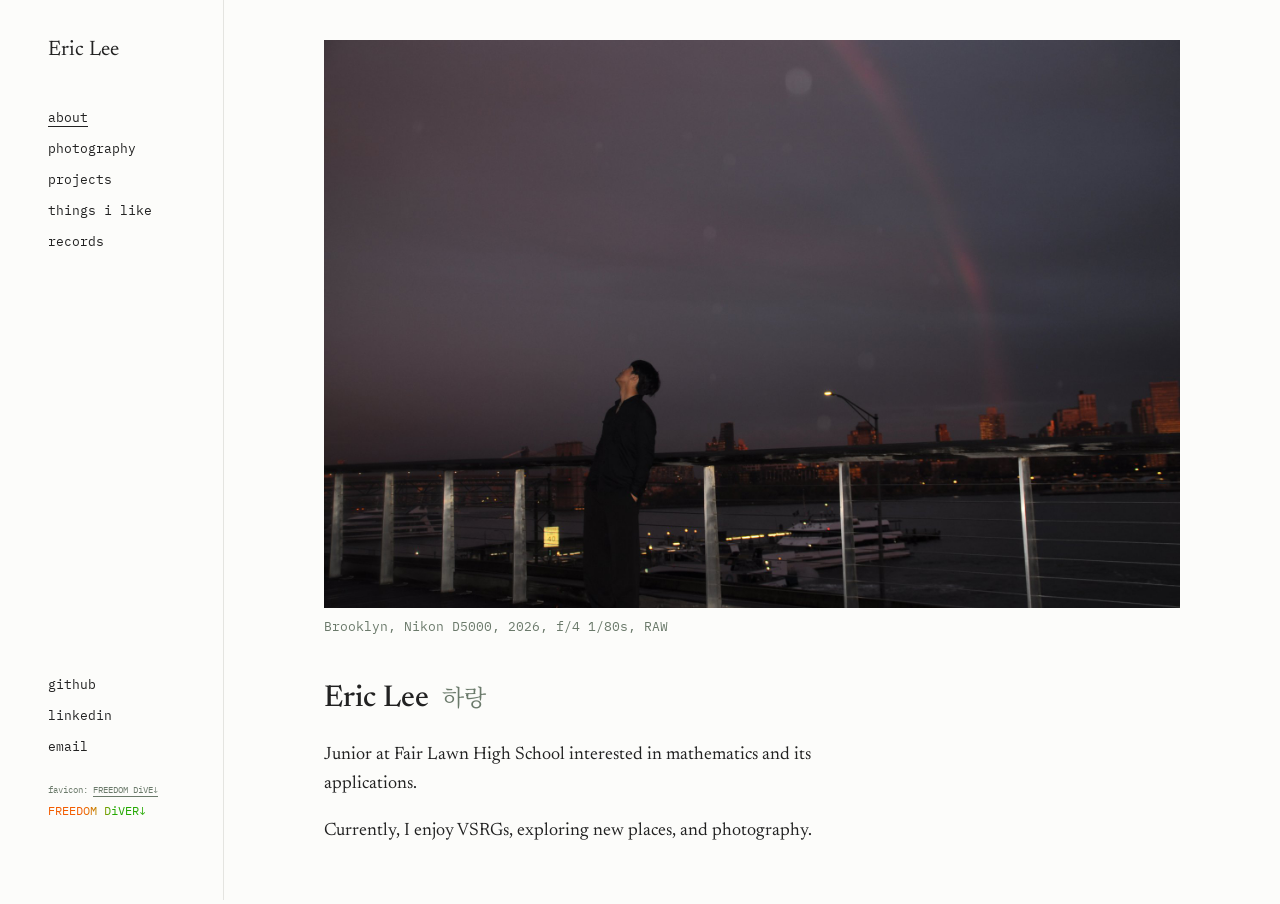
<file: index.html>
<!doctype html>
<html lang="en">
<head>
<meta charset="utf-8">
<base href="/">
<meta name="viewport" content="width=device-width, initial-scale=1">
<title>Eric Lee</title>
<meta name="description" content="Eric Lee">
<meta property="og:type" content="website">
<meta property="og:url" content="https://erichl.com/">
<meta property="og:title" content="Eric Lee">
<meta property="og:description" content="Eric Lee">
<meta name="twitter:card" content="summary">
<meta name="twitter:title" content="Eric Lee">
<meta name="twitter:description" content="Eric Lee">
<link rel="icon" href="favicon.png?v=2" type="image/png">
<link rel="apple-touch-icon" href="apple-touch-icon.png?v=2">
<link rel="preconnect" href="https://fonts.googleapis.com">
<link href="https://fonts.googleapis.com/css2?family=Newsreader:opsz,wght@6..72,400;6..72,500&family=IBM+Plex+Mono:wght@400&display=swap" rel="stylesheet">
<link href="https://fonts.googleapis.com/css2?family=Noto+Serif+KR:wght@400&text=%ED%95%98%EB%9E%91&display=swap" rel="stylesheet">
<style>
  :root {
    --bg: #fcfcfa;
    --ink: #222;
    --muted: #6b7a6b;
    --rule: #e4e4e0;
    --serif: "Newsreader", Georgia, serif;
    --mono: "IBM Plex Mono", ui-monospace, monospace;
    --fd-orange: #f25c00;
    --fd-green: #23a800;
  }
  @media (prefers-color-scheme: dark) {
    :root { --bg: #151515; --ink: #e8e8e4; --muted: #8fa08f; --rule: #2c2c2c; --fd-orange: #ff6a00; --fd-green: #5cf52a; }
  }
  * { box-sizing: border-box; }
  body { margin: 0; background: var(--bg); color: var(--ink); font-family: var(--mono); font-size: 13px; }
  a { color: inherit; text-decoration: none; }

  .layout { display: grid; grid-template-columns: 224px 1fr; min-height: 100vh; }
  aside {
    position: sticky; top: 0; height: 100vh;
    padding: 40px 0 40px 48px; border-right: 1px solid var(--rule);
    display: flex; flex-direction: column;
  }
  .name { font-family: var(--serif); font-size: 21px; margin: 0 0 48px; cursor: pointer; }
  nav a, .links a { display: block; margin: 0 0 14px; }
  nav a.active { text-decoration: underline; text-underline-offset: 4px; }
  .links { margin-top: auto; margin-bottom: 40px; }

  main { padding: 40px 100px; max-width: 1200px; }
  section { display: none; }
  section.active { display: block; }

  /* about */
  .about-wrap { display: flex; flex-direction: column; gap: 40px; }
  .portrait { margin: 0; max-width: 880px; }
  .portrait img { width: 100%; display: block; background: var(--rule); }
  .portrait figcaption { color: var(--muted); margin-top: 10px; }
  .about { max-width: 560px; font-family: var(--serif); font-size: 18px; line-height: 1.6; }
  .about h1 .aka { font-family: "Noto Serif KR", var(--serif); font-size: 23px; font-weight: 400; color: var(--muted); margin-left: 6px; }
  .about h1 { font-weight: 500; font-size: 30px; margin: 0 0 16px; }

  /* FREEDOM DiVER: orange to green, from the song's artwork; solid colour at each end */
  .fd {
    font-size: 12px;
    background-image: linear-gradient(90deg, var(--fd-orange) 0%, var(--fd-orange) 30%, var(--fd-green) 70%, var(--fd-green) 100%);
    background-image: linear-gradient(90deg in oklch, var(--fd-orange) 0%, var(--fd-orange) 35%, var(--fd-green) 65%, var(--fd-green) 100%);
    -webkit-background-clip: text; background-clip: text; color: transparent;
  }

  /* things i like */
  .likes { max-width: 560px; }
  .likes h2 { font-size: 13px; font-weight: 400; color: var(--muted); margin: 0 0 12px; }
  .likes ul { list-style: none; padding: 0; margin: 0 0 36px; font-family: var(--serif); font-size: 18px; line-height: 1.5; }
  .likes li { margin-bottom: 6px; }
  .wip { color: var(--muted); margin: 0; }

  /* projects */
  .projects { max-width: 640px; }
  .project { margin-bottom: 36px; }
  .project .title { font-family: var(--serif); font-size: 20px; }
  .project a.title { text-decoration: underline; text-underline-offset: 3px; text-decoration-color: var(--muted); }
  .project .meta { color: var(--muted); margin-top: 6px; }
  .project .small-note { color: var(--muted); font-size: 13px; white-space: nowrap; }
  .project .meta a { text-decoration: underline; text-underline-offset: 3px; }
  .project p { font-family: var(--serif); font-size: 17px; line-height: 1.6; margin: 8px 0 0; }
  .project code { font-family: var(--mono); font-size: 13px; color: var(--muted); }

  /* records */
  .records { max-width: 560px; font-family: var(--serif); font-size: 18px; line-height: 1.6; }
  .records p { margin: 0 0 20px; }
  .records a { text-decoration: underline; text-underline-offset: 3px; text-decoration-color: var(--muted); }
  .records .small { white-space: nowrap; font-family: var(--mono); font-size: 13px; color: var(--muted); }

  .likes li span { font-family: var(--mono); font-size: 13px; color: var(--muted); margin-left: 8px; }

  /* masonry grid shared by photos + projects */
  .grid { columns: 3 320px; column-gap: 20px; }
  .item { break-inside: avoid; margin: 0 0 36px; }
  .item.wide { column-span: all; }
  .item img { width: 100%; display: block; background: var(--rule); }
  .item .title { display: inline-block; margin-top: 12px; border-bottom: 1px solid var(--muted); }
  .item .meta { color: var(--muted); margin-top: 6px; line-height: 1.6; }
  .item .note { margin-top: 2px; }

  .credit { color: var(--muted); font-size: 9px; margin: 28px 48px 0 0; line-height: 1.5; }
  .credit + .credit { margin-top: 6px; }
  .credit a { white-space: nowrap; }
  .credit a { display: inline; margin: 0; text-decoration: underline; text-underline-offset: 3px; }
  .mobile-links { display: none; }

  /* photo viewer */
  .item img { cursor: zoom-in; }
  .viewer { position: fixed; inset: 0; z-index: 10; background: var(--bg); display: none; flex-direction: column; align-items: center; justify-content: center; padding: 24px 16px; box-sizing: border-box; }
  .viewer.open { display: flex; }
  .viewer img { max-width: 100%; max-height: calc(100vh - 120px); object-fit: contain; display: block; cursor: zoom-out; }
  .viewer .cap { margin-top: 14px; text-align: center; }
  .viewer .cap .meta { color: var(--muted); margin-top: 4px; }
  .viewer button { position: absolute; background: none; border: 0; color: var(--muted); font: inherit; font-size: 13px; cursor: pointer; padding: 12px; }
  .viewer button:hover { color: var(--ink); }
  .viewer .prev { left: 8px; top: 50%; transform: translateY(-50%); }
  .viewer .next { right: 8px; top: 50%; transform: translateY(-50%); }
  .viewer .close { right: 8px; top: 8px; }
  .viewer .count { position: absolute; left: 20px; top: 20px; color: var(--muted); }
  @media (max-width: 760px) { .viewer .prev, .viewer .next { top: auto; bottom: 8px; transform: none; } }
  @media (max-width: 760px) {
    .mobile-links .credit { flex-basis: 100%; margin: 4px 0 0; }
    .mobile-links { display: flex; flex-wrap: wrap; gap: 16px; padding: 24px 16px 32px; border-top: 1px solid var(--rule); }
    .layout { grid-template-columns: 1fr; align-content: start; }
    aside { position: static; height: auto; border-right: 0; border-bottom: 1px solid var(--rule); padding: 24px 16px 8px; }
    .name { margin-bottom: 20px; }
    nav { display: flex; gap: 8px 16px; flex-wrap: wrap; margin-bottom: 14px; }
    nav a { margin: 0; }
    .links { display: none; }
    main { padding: 24px 16px; }
    .about-wrap { gap: 24px; }
  }
</style>
</head>
<body>
<div class="layout">
  <aside>
    <div class="name" data-go="about">Eric Lee</div>
    <nav>
      <a href="/" data-go="about">about</a>
      <a href="/photography/" data-go="photography">photography</a>
      <a href="/projects/" data-go="projects">projects</a>
      <a href="/likes/" data-go="likes">things i like</a>
      <a href="/records/" data-go="records">records</a>
    </nav>
    <div class="links">
      <a href="https://github.com/hynoph">github</a>
      <a href="https://www.linkedin.com/in/ericlee128">linkedin</a>
      <a href="mailto:erhl018@gmail.com">email</a>
      <p class="credit">favicon: <a href="https://www.youtube.com/results?search_query=xi+FREEDOM+DiVE">FREEDOM DiVE↓︎</a></p><p class="credit"><span class="fd">FREEDOM DiVER<span style="font-family: var(--mono)">↓</span></span></p>
    </div>
  </aside>

  <main>
    <section id="about">
      <div class="about-wrap">
      <figure class="portrait">
        <img src="photos/me.jpg" alt="Eric looking up at a rainbow over the Brooklyn skyline">
        <figcaption>Brooklyn, Nikon D5000, 2026, f/4 1/80s, RAW</figcaption>
      </figure>
      <div class="about">
        <h1>Eric Lee <span class="aka" lang="ko">하랑</span></h1>
        <p>Junior at Fair Lawn High School interested in mathematics and its applications.</p>
        <p>Currently, I enjoy VSRGs, exploring new places, and photography.</p>
      </div>
      </div>
    </section>

    <section id="photography">
      <p class="wip" style="margin-bottom: 24px">wip</p>
      <div class="grid" id="photos"></div>
    </section>

    <section id="projects">
      <p class="wip" style="margin-bottom: 24px">wip</p>
      <div class="projects">
        <div class="project">
          <span class="title">Manigent</span> <span class="small-note">(formerly ManiML / MathViz)</span>
          <div class="meta">ML, Manim · <a href="https://www.congressionalappchallenge.us/25-CA27/">Congressional App Challenge winner (CA-27)</a> · MIT THINK distinction</div>
          <p>Generates Manim math animations from natural language, for math education.</p>
        </div>
        <div class="project">
          <span class="title">AmazEval</span>
          <div class="meta">ML, bioacoustics · presented at MIT URTC 2026 · to appear in IEEE Xplore</div>
          <p>Benchmarks bird-sound AI on Amazon recordings, weighting endangered species more.</p>
        </div>
        <div class="project">
          <span class="title">KAZE</span> <span class="small-note">(Knowledge-Assisted Zephyr Estimation)</span>
          <div class="meta">ML, climate data · poster, AGU Fall Meeting 2026</div>
          <p>Machine learning models that estimate the mineral makeup of Saharan dust from satellite and weather data. Built with collaborators.</p>
        </div>
        <div class="project">
          <span class="title">Premature resignation in online chess</span> <span class="small-note">(in progress)</span>
          <div class="meta">behavioral science, Lichess data, 2026</div>
          <p>Do chess players resign too early? In a 10M-game Lichess pilot, blitz positions with a 5–10% engine win chance were saved half the time when the opponent had under 10 seconds left.</p>
        </div>
        <div class="project">
          <a class="title" href="https://pypi.org/project/pypebbling/">pypebbling</a>
          <div class="meta">Python, 2026 · <a href="https://github.com/hynoph/pebbling">github</a></div>
          <p>Exact solver for graph pebbling. Every answer comes with a move-by-move certificate anyone can replay. <code>pip install pypebbling</code></p>
        </div>
        <div class="project">
          <span class="title">A counterexample to a conjecture of Petr, Portier and Stolarczyk</span>
          <div class="meta">optimal pebbling, 2026 · <a href="counterexample.json">certificate</a></div>
          <p>A solvable pebble distribution on a 10×10 grid that disproves Conjecture 4.1 of Petr, Portier and Stolarczyk (<i>Discrete Mathematics</i>, 2023). There are more on larger grids, including ones that break the stronger hemmed version of the conjecture (smallest 18×18).</p>
        </div>
        <div class="project">
          <span class="title">An improved lower bound for optimal pebbling on grids</span> <span class="small-note">(candidate, in preparation)</span>
          <div class="meta">optimal pebbling, 2026</div>
          <p>Improves the constant <i>c</i> in the lower bound <span style="white-space: nowrap">π<sub>opt</sub> ≥ <i>c</i>·nm − O(n+m)</span> for the n×m grid, from <span style="white-space: nowrap">5092/28593 ≈ 0.1781</span> (Petr, Portier and Stolarczyk) to <span style="white-space: nowrap">208/1125 ≈ 0.1849</span>.</p>
        </div>
      </div>
    </section>

    <!-- Edit freely: add or remove categories (h2) and items (li). -->
    <section id="likes">
      <div class="likes">
        <h2>books</h2>
        <ul>
          <li>Frankenstein <span>Mary Shelley</span></li>
          <li>Atomic Habits <span>James Clear</span></li>
          <li>The Book of Job <span>the Bible</span></li>
        </ul>
        <h2>films</h2>
        <ul>
          <li>Your Name <span>2016</span></li>
          <li>Weathering with You <span>2019</span></li>
          <li>A Beautiful Mind <span>2001</span></li>
        </ul>
        <h2>role models</h2>
        <ul>
          <li>Aaron Swartz</li>
          <li>Paul Erdős</li>
          <li>Grant Sanderson <span>3Blue1Brown</span></li>
          <li>Évariste Galois</li>
        </ul>
      </div>
    </section>

    <!-- One record per <li>: what, score, when. -->
    <section id="records">
      <div class="records">
        <p>I like <a href="https://en.wiktionary.org/wiki/ultrabullet">ultrabullet</a> on <a href="https://lichess.org/@/GammaDanClearWhen">Lichess</a>. Current record against titled players: <b style="white-space: nowrap">5–0</b>. <span class="small">2× IM, 3× NM</span></p>
        <p><a href="https://arithmetic.zetamac.com/">Zetamac</a>: 73</p>
        <p><a href="https://donttap.com/">Don't Tap the White Tile</a> (Frenzy, mouse): 714</p>
        <p>Peak <a href="https://osu.ppy.sh/users/20084059">osu!mania</a> rank: #732 global <span class="small">Oct 2022</span></p>
        <p>Krillion (daily): 595/700</p>
      </div>
    </section>
  </main>

  <footer class="mobile-links">
    <a href="https://github.com/hynoph">github</a>
    <a href="https://www.linkedin.com/in/ericlee128">linkedin</a>
    <a href="mailto:erhl018@gmail.com">email</a>
    <p class="credit">favicon: <a href="https://www.youtube.com/results?search_query=xi+FREEDOM+DiVE">FREEDOM DiVE↓︎</a></p><p class="credit"><span class="fd">FREEDOM DiVER<span style="font-family: var(--mono)">↓</span></span></p>
  </footer>
  <div class="viewer" id="viewer" role="dialog" aria-modal="true" aria-label="photo viewer">
    <span class="count"></span>
    <button class="close" aria-label="close">close</button>
    <button class="prev" aria-label="previous photo">&larr; prev</button>
    <img alt="">
    <div class="cap"><div class="title"></div><div class="meta"></div></div>
    <button class="next" aria-label="next photo">next &rarr;</button>
  </div>
</div>

<script>
  // Edit these lists. For photos, swap `src` for your own files (e.g. "photos/fog.jpg").
  const photos = [
    { src: "photos/met.jpg", title: "Darshan", meta: "Galaxy S25 Ultra, 2026, f/1.7 1/40s, RAW", wide: true },
    { src: "photos/philly.jpg", title: "Left Turn Signal", meta: "Galaxy S25 Ultra, 2026, f/3.4 1/60s" },
    { src: "photos/lehman.jpg", title: "Lehman Hall, Harvard Yard", meta: "Galaxy S25 Ultra, 2026, f/1.7 1/24s, RAW" },
    { src: "photos/reading.jpg", title: "Reading, Brooklyn", meta: "Nikon D5000, 2026, f/4.5 1/60s, RAW" },
    { src: "photos/steeple.jpg", title: "Steeple at Dusk", meta: "Galaxy S25 Ultra, 2026, f/1.7 1/50s, RAW" },
  ];



  function render(list, el) {
    el.innerHTML = list.map(p => `
      <figure class="item${p.wide ? " wide" : ""}" style="margin:0 0 36px">
        <img src="${p.src}" alt="${p.title}" loading="lazy">
        <div><span class="title">${p.title}</span></div>
        <div class="meta">${p.meta}</div>
        ${p.note ? `<div class="note">${p.note}</div>` : ""}
      </figure>`).join("");
  }
  render(photos, document.getElementById("photos"));

  // Photo viewer: click a photo, then arrows / swipe to move, Esc or click to close.
  const viewer = document.getElementById("viewer");
  const vImg = viewer.querySelector("img");
  let cur = 0;
  function show(i) {
    cur = (i + photos.length) % photos.length;
    const p = photos[cur];
    vImg.src = p.src; vImg.alt = p.title;
    viewer.querySelector(".cap .title").textContent = p.title;
    viewer.querySelector(".cap .meta").textContent = p.meta;
    viewer.querySelector(".count").textContent = `${cur + 1} / ${photos.length}`;
  }
  function openViewer(i) { show(i); viewer.classList.add("open"); document.body.style.overflow = "hidden"; }
  function closeViewer() { viewer.classList.remove("open"); document.body.style.overflow = ""; }
  document.querySelectorAll("#photos img").forEach((img, i) => img.addEventListener("click", () => openViewer(i)));
  viewer.querySelector(".prev").addEventListener("click", () => show(cur - 1));
  viewer.querySelector(".next").addEventListener("click", () => show(cur + 1));
  viewer.querySelector(".close").addEventListener("click", closeViewer);
  vImg.addEventListener("click", closeViewer);
  viewer.addEventListener("click", e => { if (e.target === viewer) closeViewer(); });
  document.addEventListener("keydown", e => {
    if (!viewer.classList.contains("open")) return;
    if (e.key === "Escape") closeViewer();
    else if (e.key === "ArrowLeft") show(cur - 1);
    else if (e.key === "ArrowRight") show(cur + 1);
  });
  let touchX = null;
  viewer.addEventListener("touchstart", e => { touchX = e.touches[0].clientX; }, { passive: true });
  viewer.addEventListener("touchend", e => {
    if (touchX === null) return;
    const dx = e.changedTouches[0].clientX - touchX; touchX = null;
    if (Math.abs(dx) > 40) show(cur + (dx < 0 ? 1 : -1));
  });

  function go(id) {
    document.querySelectorAll("section").forEach(s => s.classList.toggle("active", s.id === id));
    document.querySelectorAll("nav a").forEach(a => a.classList.toggle("active", a.dataset.go === id));
  }
  // Each tab has its own path (erichl.com/records/); build.py writes a copy of this page for each.
  const TABS = ["about", "photography", "projects", "likes", "records"];
  const pathFor = id => id === "about" ? "/" : "/" + id + "/";
  const tabFromPath = () => {
    const id = location.pathname.split("/").filter(Boolean)[0];
    return TABS.includes(id) ? id : "about";
  };
  // Switch tabs in place: no page reload, no jump, stay at the top.
  document.querySelectorAll("[data-go]").forEach(a => a.addEventListener("click", e => {
    e.preventDefault();
    history.pushState(null, "", pathFor(a.dataset.go));
    go(a.dataset.go);
    window.scrollTo(0, 0);
  }));
  window.addEventListener("popstate", () => go(tabFromPath()));
  // Old links like erichl.com/#records still work.
  const legacy = location.hash.slice(1);
  if (TABS.includes(legacy)) history.replaceState(null, "", pathFor(legacy));
  go(tabFromPath());
  window.scrollTo(0, 0);
</script>
</body>
</html>
</file>
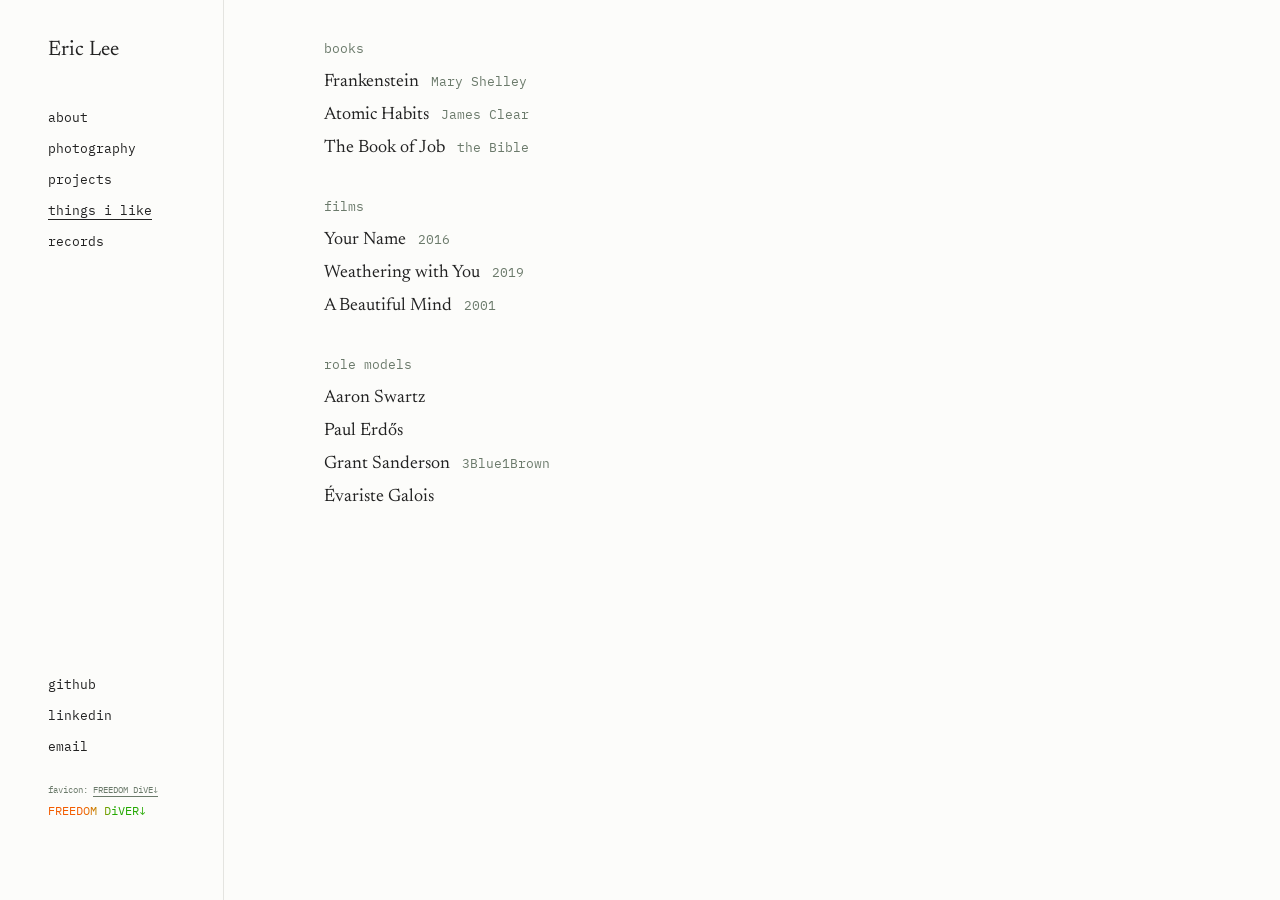
<file: likes/index.html>
<!doctype html>
<html lang="en">
<head>
<meta charset="utf-8">
<base href="/">
<meta name="viewport" content="width=device-width, initial-scale=1">
<title>Eric Lee</title>
<meta name="description" content="Eric Lee">
<meta property="og:type" content="website">
<meta property="og:url" content="https://erichl.com/likes/">
<meta property="og:title" content="Eric Lee">
<meta property="og:description" content="Eric Lee">
<meta name="twitter:card" content="summary">
<meta name="twitter:title" content="Eric Lee">
<meta name="twitter:description" content="Eric Lee">
<link rel="icon" href="favicon.png?v=2" type="image/png">
<link rel="apple-touch-icon" href="apple-touch-icon.png?v=2">
<link rel="preconnect" href="https://fonts.googleapis.com">
<link href="https://fonts.googleapis.com/css2?family=Newsreader:opsz,wght@6..72,400;6..72,500&family=IBM+Plex+Mono:wght@400&display=swap" rel="stylesheet">
<link href="https://fonts.googleapis.com/css2?family=Noto+Serif+KR:wght@400&text=%ED%95%98%EB%9E%91&display=swap" rel="stylesheet">
<style>
  :root {
    --bg: #fcfcfa;
    --ink: #222;
    --muted: #6b7a6b;
    --rule: #e4e4e0;
    --serif: "Newsreader", Georgia, serif;
    --mono: "IBM Plex Mono", ui-monospace, monospace;
    --fd-orange: #f25c00;
    --fd-green: #23a800;
  }
  @media (prefers-color-scheme: dark) {
    :root { --bg: #151515; --ink: #e8e8e4; --muted: #8fa08f; --rule: #2c2c2c; --fd-orange: #ff6a00; --fd-green: #5cf52a; }
  }
  * { box-sizing: border-box; }
  body { margin: 0; background: var(--bg); color: var(--ink); font-family: var(--mono); font-size: 13px; }
  a { color: inherit; text-decoration: none; }

  .layout { display: grid; grid-template-columns: 224px 1fr; min-height: 100vh; }
  aside {
    position: sticky; top: 0; height: 100vh;
    padding: 40px 0 40px 48px; border-right: 1px solid var(--rule);
    display: flex; flex-direction: column;
  }
  .name { font-family: var(--serif); font-size: 21px; margin: 0 0 48px; cursor: pointer; }
  nav a, .links a { display: block; margin: 0 0 14px; }
  nav a.active { text-decoration: underline; text-underline-offset: 4px; }
  .links { margin-top: auto; margin-bottom: 40px; }

  main { padding: 40px 100px; max-width: 1200px; }
  section { display: none; }
  section.active { display: block; }

  /* about */
  .about-wrap { display: flex; flex-direction: column; gap: 40px; }
  .portrait { margin: 0; max-width: 880px; }
  .portrait img { width: 100%; display: block; background: var(--rule); }
  .portrait figcaption { color: var(--muted); margin-top: 10px; }
  .about { max-width: 560px; font-family: var(--serif); font-size: 18px; line-height: 1.6; }
  .about h1 .aka { font-family: "Noto Serif KR", var(--serif); font-size: 23px; font-weight: 400; color: var(--muted); margin-left: 6px; }
  .about h1 { font-weight: 500; font-size: 30px; margin: 0 0 16px; }

  /* FREEDOM DiVER: orange to green, from the song's artwork; solid colour at each end */
  .fd {
    font-size: 12px;
    background-image: linear-gradient(90deg, var(--fd-orange) 0%, var(--fd-orange) 30%, var(--fd-green) 70%, var(--fd-green) 100%);
    background-image: linear-gradient(90deg in oklch, var(--fd-orange) 0%, var(--fd-orange) 35%, var(--fd-green) 65%, var(--fd-green) 100%);
    -webkit-background-clip: text; background-clip: text; color: transparent;
  }

  /* things i like */
  .likes { max-width: 560px; }
  .likes h2 { font-size: 13px; font-weight: 400; color: var(--muted); margin: 0 0 12px; }
  .likes ul { list-style: none; padding: 0; margin: 0 0 36px; font-family: var(--serif); font-size: 18px; line-height: 1.5; }
  .likes li { margin-bottom: 6px; }
  .wip { color: var(--muted); margin: 0; }

  /* projects */
  .projects { max-width: 640px; }
  .project { margin-bottom: 36px; }
  .project .title { font-family: var(--serif); font-size: 20px; }
  .project a.title { text-decoration: underline; text-underline-offset: 3px; text-decoration-color: var(--muted); }
  .project .meta { color: var(--muted); margin-top: 6px; }
  .project .small-note { color: var(--muted); font-size: 13px; white-space: nowrap; }
  .project .meta a { text-decoration: underline; text-underline-offset: 3px; }
  .project p { font-family: var(--serif); font-size: 17px; line-height: 1.6; margin: 8px 0 0; }
  .project code { font-family: var(--mono); font-size: 13px; color: var(--muted); }

  /* records */
  .records { max-width: 560px; font-family: var(--serif); font-size: 18px; line-height: 1.6; }
  .records p { margin: 0 0 20px; }
  .records a { text-decoration: underline; text-underline-offset: 3px; text-decoration-color: var(--muted); }
  .records .small { white-space: nowrap; font-family: var(--mono); font-size: 13px; color: var(--muted); }

  .likes li span { font-family: var(--mono); font-size: 13px; color: var(--muted); margin-left: 8px; }

  /* masonry grid shared by photos + projects */
  .grid { columns: 3 320px; column-gap: 20px; }
  .item { break-inside: avoid; margin: 0 0 36px; }
  .item.wide { column-span: all; }
  .item img { width: 100%; display: block; background: var(--rule); }
  .item .title { display: inline-block; margin-top: 12px; border-bottom: 1px solid var(--muted); }
  .item .meta { color: var(--muted); margin-top: 6px; line-height: 1.6; }
  .item .note { margin-top: 2px; }

  .credit { color: var(--muted); font-size: 9px; margin: 28px 48px 0 0; line-height: 1.5; }
  .credit + .credit { margin-top: 6px; }
  .credit a { white-space: nowrap; }
  .credit a { display: inline; margin: 0; text-decoration: underline; text-underline-offset: 3px; }
  .mobile-links { display: none; }

  /* photo viewer */
  .item img { cursor: zoom-in; }
  .viewer { position: fixed; inset: 0; z-index: 10; background: var(--bg); display: none; flex-direction: column; align-items: center; justify-content: center; padding: 24px 16px; box-sizing: border-box; }
  .viewer.open { display: flex; }
  .viewer img { max-width: 100%; max-height: calc(100vh - 120px); object-fit: contain; display: block; cursor: zoom-out; }
  .viewer .cap { margin-top: 14px; text-align: center; }
  .viewer .cap .meta { color: var(--muted); margin-top: 4px; }
  .viewer button { position: absolute; background: none; border: 0; color: var(--muted); font: inherit; font-size: 13px; cursor: pointer; padding: 12px; }
  .viewer button:hover { color: var(--ink); }
  .viewer .prev { left: 8px; top: 50%; transform: translateY(-50%); }
  .viewer .next { right: 8px; top: 50%; transform: translateY(-50%); }
  .viewer .close { right: 8px; top: 8px; }
  .viewer .count { position: absolute; left: 20px; top: 20px; color: var(--muted); }
  @media (max-width: 760px) { .viewer .prev, .viewer .next { top: auto; bottom: 8px; transform: none; } }
  @media (max-width: 760px) {
    .mobile-links .credit { flex-basis: 100%; margin: 4px 0 0; }
    .mobile-links { display: flex; flex-wrap: wrap; gap: 16px; padding: 24px 16px 32px; border-top: 1px solid var(--rule); }
    .layout { grid-template-columns: 1fr; align-content: start; }
    aside { position: static; height: auto; border-right: 0; border-bottom: 1px solid var(--rule); padding: 24px 16px 8px; }
    .name { margin-bottom: 20px; }
    nav { display: flex; gap: 8px 16px; flex-wrap: wrap; margin-bottom: 14px; }
    nav a { margin: 0; }
    .links { display: none; }
    main { padding: 24px 16px; }
    .about-wrap { gap: 24px; }
  }
</style>
</head>
<body>
<div class="layout">
  <aside>
    <div class="name" data-go="about">Eric Lee</div>
    <nav>
      <a href="/" data-go="about">about</a>
      <a href="/photography/" data-go="photography">photography</a>
      <a href="/projects/" data-go="projects">projects</a>
      <a href="/likes/" data-go="likes">things i like</a>
      <a href="/records/" data-go="records">records</a>
    </nav>
    <div class="links">
      <a href="https://github.com/hynoph">github</a>
      <a href="https://www.linkedin.com/in/ericlee128">linkedin</a>
      <a href="mailto:erhl018@gmail.com">email</a>
      <p class="credit">favicon: <a href="https://www.youtube.com/results?search_query=xi+FREEDOM+DiVE">FREEDOM DiVE↓︎</a></p><p class="credit"><span class="fd">FREEDOM DiVER<span style="font-family: var(--mono)">↓</span></span></p>
    </div>
  </aside>

  <main>
    <section id="about">
      <div class="about-wrap">
      <figure class="portrait">
        <img src="photos/me.jpg" alt="Eric looking up at a rainbow over the Brooklyn skyline">
        <figcaption>Brooklyn, Nikon D5000, 2026, f/4 1/80s, RAW</figcaption>
      </figure>
      <div class="about">
        <h1>Eric Lee <span class="aka" lang="ko">하랑</span></h1>
        <p>Junior at Fair Lawn High School interested in mathematics and its applications.</p>
        <p>Currently, I enjoy VSRGs, exploring new places, and photography.</p>
      </div>
      </div>
    </section>

    <section id="photography">
      <p class="wip" style="margin-bottom: 24px">wip</p>
      <div class="grid" id="photos"></div>
    </section>

    <section id="projects">
      <p class="wip" style="margin-bottom: 24px">wip</p>
      <div class="projects">
        <div class="project">
          <span class="title">Manigent</span> <span class="small-note">(formerly ManiML / MathViz)</span>
          <div class="meta">ML, Manim · <a href="https://www.congressionalappchallenge.us/25-CA27/">Congressional App Challenge winner (CA-27)</a> · MIT THINK distinction</div>
          <p>Generates Manim math animations from natural language, for math education.</p>
        </div>
        <div class="project">
          <span class="title">AmazEval</span>
          <div class="meta">ML, bioacoustics · presented at MIT URTC 2026 · to appear in IEEE Xplore</div>
          <p>Benchmarks bird-sound AI on Amazon recordings, weighting endangered species more.</p>
        </div>
        <div class="project">
          <span class="title">KAZE</span> <span class="small-note">(Knowledge-Assisted Zephyr Estimation)</span>
          <div class="meta">ML, climate data · poster, AGU Fall Meeting 2026</div>
          <p>Machine learning models that estimate the mineral makeup of Saharan dust from satellite and weather data. Built with collaborators.</p>
        </div>
        <div class="project">
          <span class="title">Premature resignation in online chess</span> <span class="small-note">(in progress)</span>
          <div class="meta">behavioral science, Lichess data, 2026</div>
          <p>Do chess players resign too early? In a 10M-game Lichess pilot, blitz positions with a 5–10% engine win chance were saved half the time when the opponent had under 10 seconds left.</p>
        </div>
        <div class="project">
          <a class="title" href="https://pypi.org/project/pypebbling/">pypebbling</a>
          <div class="meta">Python, 2026 · <a href="https://github.com/hynoph/pebbling">github</a></div>
          <p>Exact solver for graph pebbling. Every answer comes with a move-by-move certificate anyone can replay. <code>pip install pypebbling</code></p>
        </div>
        <div class="project">
          <span class="title">A counterexample to a conjecture of Petr, Portier and Stolarczyk</span>
          <div class="meta">optimal pebbling, 2026 · <a href="counterexample.json">certificate</a></div>
          <p>A solvable pebble distribution on a 10×10 grid that disproves Conjecture 4.1 of Petr, Portier and Stolarczyk (<i>Discrete Mathematics</i>, 2023). There are more on larger grids, including ones that break the stronger hemmed version of the conjecture (smallest 18×18).</p>
        </div>
        <div class="project">
          <span class="title">An improved lower bound for optimal pebbling on grids</span> <span class="small-note">(candidate, in preparation)</span>
          <div class="meta">optimal pebbling, 2026</div>
          <p>Improves the constant <i>c</i> in the lower bound <span style="white-space: nowrap">π<sub>opt</sub> ≥ <i>c</i>·nm − O(n+m)</span> for the n×m grid, from <span style="white-space: nowrap">5092/28593 ≈ 0.1781</span> (Petr, Portier and Stolarczyk) to <span style="white-space: nowrap">208/1125 ≈ 0.1849</span>.</p>
        </div>
      </div>
    </section>

    <!-- Edit freely: add or remove categories (h2) and items (li). -->
    <section id="likes">
      <div class="likes">
        <h2>books</h2>
        <ul>
          <li>Frankenstein <span>Mary Shelley</span></li>
          <li>Atomic Habits <span>James Clear</span></li>
          <li>The Book of Job <span>the Bible</span></li>
        </ul>
        <h2>films</h2>
        <ul>
          <li>Your Name <span>2016</span></li>
          <li>Weathering with You <span>2019</span></li>
          <li>A Beautiful Mind <span>2001</span></li>
        </ul>
        <h2>role models</h2>
        <ul>
          <li>Aaron Swartz</li>
          <li>Paul Erdős</li>
          <li>Grant Sanderson <span>3Blue1Brown</span></li>
          <li>Évariste Galois</li>
        </ul>
      </div>
    </section>

    <!-- One record per <li>: what, score, when. -->
    <section id="records">
      <div class="records">
        <p>I like <a href="https://en.wiktionary.org/wiki/ultrabullet">ultrabullet</a> on <a href="https://lichess.org/@/GammaDanClearWhen">Lichess</a>. Current record against titled players: <b style="white-space: nowrap">5–0</b>. <span class="small">2× IM, 3× NM</span></p>
        <p><a href="https://arithmetic.zetamac.com/">Zetamac</a>: 73</p>
        <p><a href="https://donttap.com/">Don't Tap the White Tile</a> (Frenzy, mouse): 714</p>
        <p>Peak <a href="https://osu.ppy.sh/users/20084059">osu!mania</a> rank: #732 global <span class="small">Oct 2022</span></p>
        <p>Krillion (daily): 595/700</p>
      </div>
    </section>
  </main>

  <footer class="mobile-links">
    <a href="https://github.com/hynoph">github</a>
    <a href="https://www.linkedin.com/in/ericlee128">linkedin</a>
    <a href="mailto:erhl018@gmail.com">email</a>
    <p class="credit">favicon: <a href="https://www.youtube.com/results?search_query=xi+FREEDOM+DiVE">FREEDOM DiVE↓︎</a></p><p class="credit"><span class="fd">FREEDOM DiVER<span style="font-family: var(--mono)">↓</span></span></p>
  </footer>
  <div class="viewer" id="viewer" role="dialog" aria-modal="true" aria-label="photo viewer">
    <span class="count"></span>
    <button class="close" aria-label="close">close</button>
    <button class="prev" aria-label="previous photo">&larr; prev</button>
    <img alt="">
    <div class="cap"><div class="title"></div><div class="meta"></div></div>
    <button class="next" aria-label="next photo">next &rarr;</button>
  </div>
</div>

<script>
  // Edit these lists. For photos, swap `src` for your own files (e.g. "photos/fog.jpg").
  const photos = [
    { src: "photos/met.jpg", title: "Darshan", meta: "Galaxy S25 Ultra, 2026, f/1.7 1/40s, RAW", wide: true },
    { src: "photos/philly.jpg", title: "Left Turn Signal", meta: "Galaxy S25 Ultra, 2026, f/3.4 1/60s" },
    { src: "photos/lehman.jpg", title: "Lehman Hall, Harvard Yard", meta: "Galaxy S25 Ultra, 2026, f/1.7 1/24s, RAW" },
    { src: "photos/reading.jpg", title: "Reading, Brooklyn", meta: "Nikon D5000, 2026, f/4.5 1/60s, RAW" },
    { src: "photos/steeple.jpg", title: "Steeple at Dusk", meta: "Galaxy S25 Ultra, 2026, f/1.7 1/50s, RAW" },
  ];



  function render(list, el) {
    el.innerHTML = list.map(p => `
      <figure class="item${p.wide ? " wide" : ""}" style="margin:0 0 36px">
        <img src="${p.src}" alt="${p.title}" loading="lazy">
        <div><span class="title">${p.title}</span></div>
        <div class="meta">${p.meta}</div>
        ${p.note ? `<div class="note">${p.note}</div>` : ""}
      </figure>`).join("");
  }
  render(photos, document.getElementById("photos"));

  // Photo viewer: click a photo, then arrows / swipe to move, Esc or click to close.
  const viewer = document.getElementById("viewer");
  const vImg = viewer.querySelector("img");
  let cur = 0;
  function show(i) {
    cur = (i + photos.length) % photos.length;
    const p = photos[cur];
    vImg.src = p.src; vImg.alt = p.title;
    viewer.querySelector(".cap .title").textContent = p.title;
    viewer.querySelector(".cap .meta").textContent = p.meta;
    viewer.querySelector(".count").textContent = `${cur + 1} / ${photos.length}`;
  }
  function openViewer(i) { show(i); viewer.classList.add("open"); document.body.style.overflow = "hidden"; }
  function closeViewer() { viewer.classList.remove("open"); document.body.style.overflow = ""; }
  document.querySelectorAll("#photos img").forEach((img, i) => img.addEventListener("click", () => openViewer(i)));
  viewer.querySelector(".prev").addEventListener("click", () => show(cur - 1));
  viewer.querySelector(".next").addEventListener("click", () => show(cur + 1));
  viewer.querySelector(".close").addEventListener("click", closeViewer);
  vImg.addEventListener("click", closeViewer);
  viewer.addEventListener("click", e => { if (e.target === viewer) closeViewer(); });
  document.addEventListener("keydown", e => {
    if (!viewer.classList.contains("open")) return;
    if (e.key === "Escape") closeViewer();
    else if (e.key === "ArrowLeft") show(cur - 1);
    else if (e.key === "ArrowRight") show(cur + 1);
  });
  let touchX = null;
  viewer.addEventListener("touchstart", e => { touchX = e.touches[0].clientX; }, { passive: true });
  viewer.addEventListener("touchend", e => {
    if (touchX === null) return;
    const dx = e.changedTouches[0].clientX - touchX; touchX = null;
    if (Math.abs(dx) > 40) show(cur + (dx < 0 ? 1 : -1));
  });

  function go(id) {
    document.querySelectorAll("section").forEach(s => s.classList.toggle("active", s.id === id));
    document.querySelectorAll("nav a").forEach(a => a.classList.toggle("active", a.dataset.go === id));
  }
  // Each tab has its own path (erichl.com/records/); build.py writes a copy of this page for each.
  const TABS = ["about", "photography", "projects", "likes", "records"];
  const pathFor = id => id === "about" ? "/" : "/" + id + "/";
  const tabFromPath = () => {
    const id = location.pathname.split("/").filter(Boolean)[0];
    return TABS.includes(id) ? id : "about";
  };
  // Switch tabs in place: no page reload, no jump, stay at the top.
  document.querySelectorAll("[data-go]").forEach(a => a.addEventListener("click", e => {
    e.preventDefault();
    history.pushState(null, "", pathFor(a.dataset.go));
    go(a.dataset.go);
    window.scrollTo(0, 0);
  }));
  window.addEventListener("popstate", () => go(tabFromPath()));
  // Old links like erichl.com/#records still work.
  const legacy = location.hash.slice(1);
  if (TABS.includes(legacy)) history.replaceState(null, "", pathFor(legacy));
  go(tabFromPath());
  window.scrollTo(0, 0);
</script>
</body>
</html>
</file>
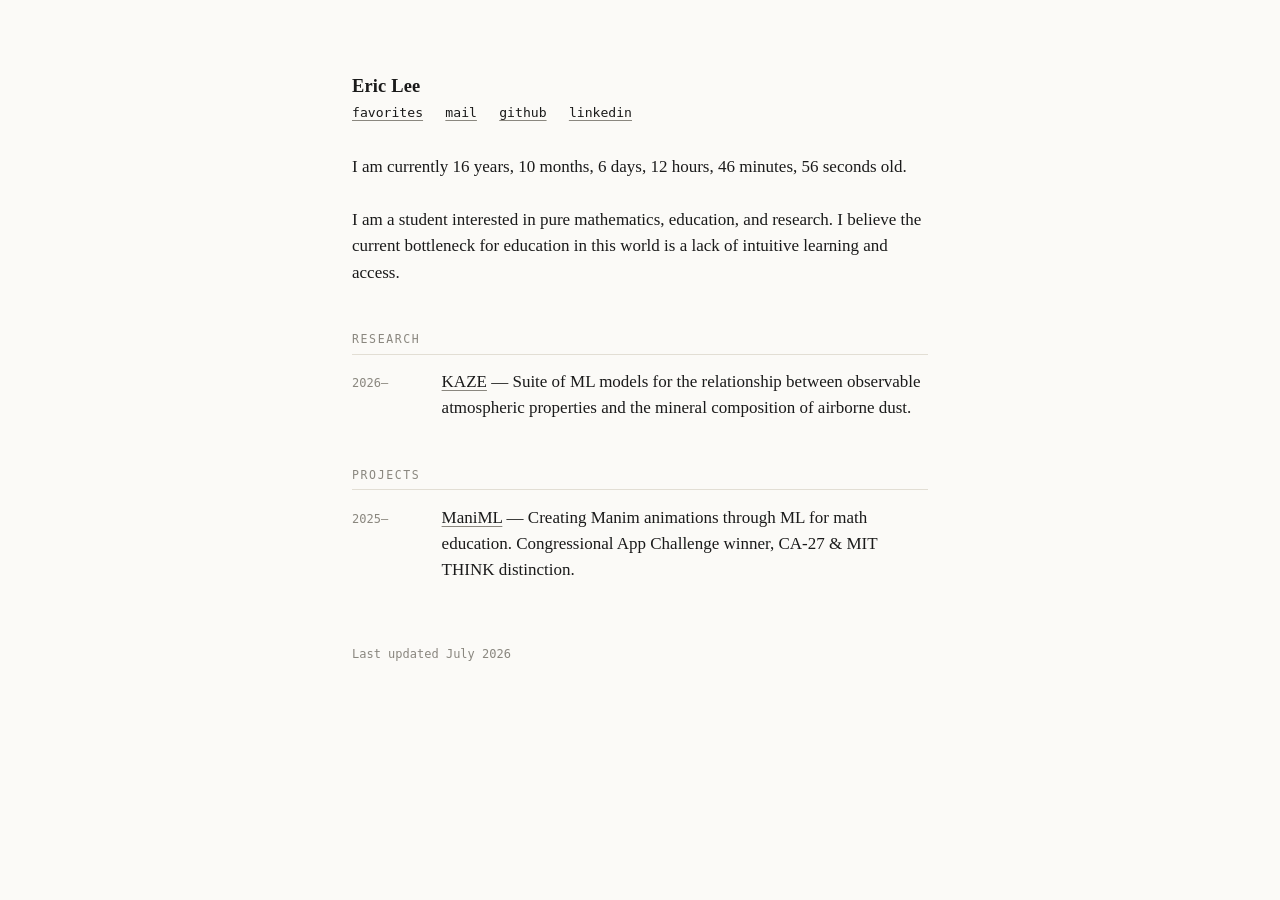
<file: old/index.html>
<!DOCTYPE html>
<html lang="en">
<head>
<meta charset="utf-8">
<meta name="viewport" content="width=device-width, initial-scale=1">
<title>Eric Lee</title>
<meta name="description" content="Eric Lee">
<link rel="icon" href="data:image/svg+xml,<svg xmlns='http://www.w3.org/2000/svg' viewBox='0 0 100 100'><text y='.9em' font-size='90'>∴</text></svg>">
<link rel="stylesheet" href="style.css">
</head>

<body>
<main>
  <h1>Eric Lee</h1>

  <nav>
    <a href="favorites.html">favorites</a>
    <a href="mailto:erhl018@gmail.com">mail</a>
    <a href="https://github.com/hynoph">github</a>
    <a href="https://www.linkedin.com/in/ericlee128/">linkedin</a>
  </nav>

  <p class="lede">
    I am currently <span id="age"></span> old. 
    <br>
    <br>
    I am a student interested in pure mathematics, education, and research. I believe the current bottleneck for education in this world is a lack of intuitive learning and access.
  </p>

  <h2>Research</h2>
  <ul>
    <li>
      <span class="date">2026—</span>
      <span><a href="#">KAZE</a> — Suite of ML models for the relationship between observable atmospheric properties and the mineral composition of airborne dust.</span>
    </li>
  </ul>

  <h2>Projects</h2>
  <ul>
    <li>
      <span class="date">2025—</span>
      <span><a href="#">ManiML</a> — Creating Manim animations through ML for math education. Congressional App Challenge winner, CA-27 &amp; MIT THINK distinction.</span>
    </li>
  </ul>

  <footer>Last updated July 2026</footer>
</main>

<script>
const birthday = new Date(2010, 0, 28, 12, 32, 0);

function daysInMonth(year, month) {
  return new Date(year, month + 1, 0).getDate();
}

function updateAge() {
  const now = new Date();

  let years = now.getFullYear() - birthday.getFullYear();
  let months = now.getMonth() - birthday.getMonth();
  let days = now.getDate() - birthday.getDate();
  let hours = now.getHours() - birthday.getHours();
  let minutes = now.getMinutes() - birthday.getMinutes();
  let seconds = now.getSeconds() - birthday.getSeconds();

  if (seconds < 0) { seconds += 60; minutes--; }
  if (minutes < 0) { minutes += 60; hours--; }
  if (hours < 0) { hours += 24; days--; }

  if (days < 0) {
    const prevMonth = (now.getMonth() + 11) % 12;
    const prevYear = prevMonth === 11 ? now.getFullYear() - 1 : now.getFullYear();
    days += daysInMonth(prevYear, prevMonth);
    months--;
  }

  if (months < 0) {
    months += 12;
    years--;
  }

  document.getElementById("age").textContent =
    `${years} years, ${months} months, ${days} days, ${hours} hours, ${minutes} minutes, ${seconds} seconds`;
}

updateAge();
setInterval(updateAge, 1000);
</script>

</body>
</html>
</file>
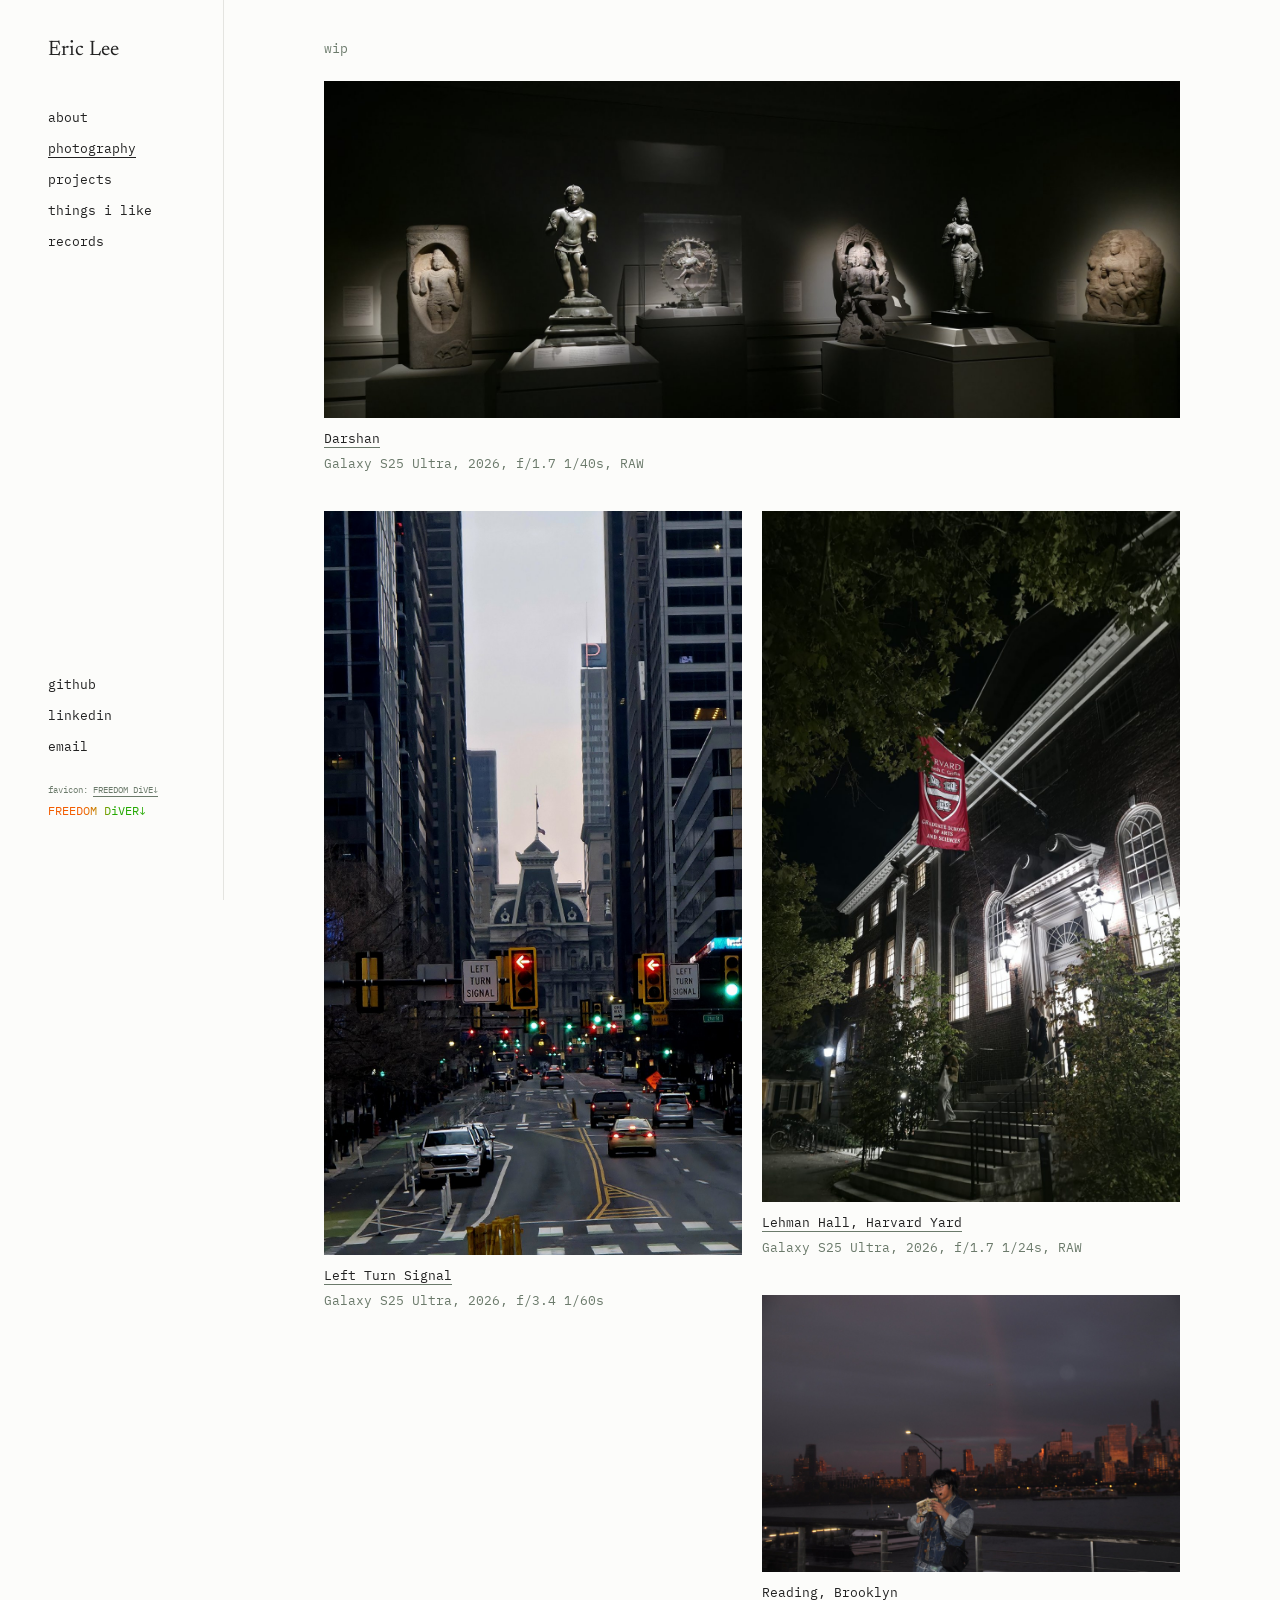
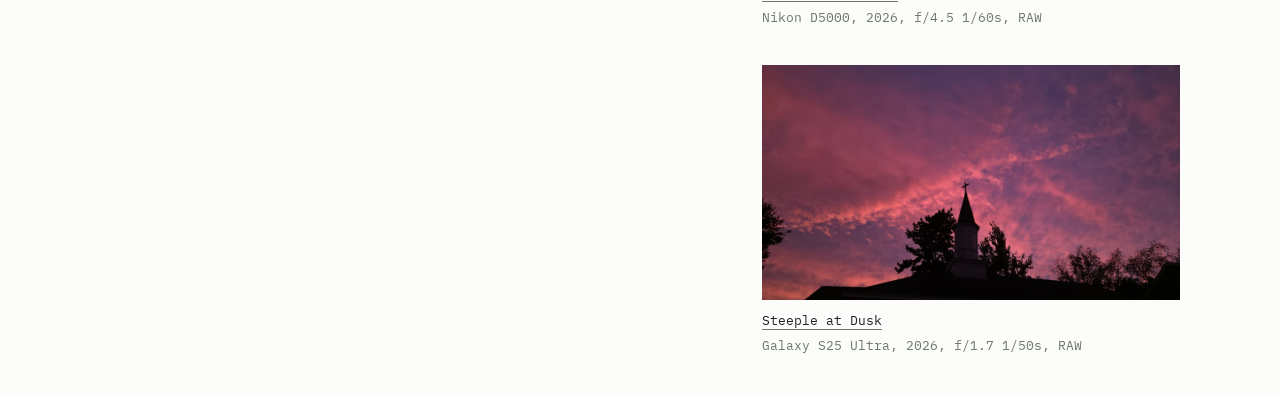
<file: photography/index.html>
<!doctype html>
<html lang="en">
<head>
<meta charset="utf-8">
<base href="/">
<meta name="viewport" content="width=device-width, initial-scale=1">
<title>Eric Lee</title>
<meta name="description" content="Eric Lee">
<meta property="og:type" content="website">
<meta property="og:url" content="https://erichl.com/photography/">
<meta property="og:title" content="Eric Lee">
<meta property="og:description" content="Eric Lee">
<meta name="twitter:card" content="summary">
<meta name="twitter:title" content="Eric Lee">
<meta name="twitter:description" content="Eric Lee">
<link rel="icon" href="favicon.png?v=2" type="image/png">
<link rel="apple-touch-icon" href="apple-touch-icon.png?v=2">
<link rel="preconnect" href="https://fonts.googleapis.com">
<link href="https://fonts.googleapis.com/css2?family=Newsreader:opsz,wght@6..72,400;6..72,500&family=IBM+Plex+Mono:wght@400&display=swap" rel="stylesheet">
<link href="https://fonts.googleapis.com/css2?family=Noto+Serif+KR:wght@400&text=%ED%95%98%EB%9E%91&display=swap" rel="stylesheet">
<style>
  :root {
    --bg: #fcfcfa;
    --ink: #222;
    --muted: #6b7a6b;
    --rule: #e4e4e0;
    --serif: "Newsreader", Georgia, serif;
    --mono: "IBM Plex Mono", ui-monospace, monospace;
    --fd-orange: #f25c00;
    --fd-green: #23a800;
  }
  @media (prefers-color-scheme: dark) {
    :root { --bg: #151515; --ink: #e8e8e4; --muted: #8fa08f; --rule: #2c2c2c; --fd-orange: #ff6a00; --fd-green: #5cf52a; }
  }
  * { box-sizing: border-box; }
  body { margin: 0; background: var(--bg); color: var(--ink); font-family: var(--mono); font-size: 13px; }
  a { color: inherit; text-decoration: none; }

  .layout { display: grid; grid-template-columns: 224px 1fr; min-height: 100vh; }
  aside {
    position: sticky; top: 0; height: 100vh;
    padding: 40px 0 40px 48px; border-right: 1px solid var(--rule);
    display: flex; flex-direction: column;
  }
  .name { font-family: var(--serif); font-size: 21px; margin: 0 0 48px; cursor: pointer; }
  nav a, .links a { display: block; margin: 0 0 14px; }
  nav a.active { text-decoration: underline; text-underline-offset: 4px; }
  .links { margin-top: auto; margin-bottom: 40px; }

  main { padding: 40px 100px; max-width: 1200px; }
  section { display: none; }
  section.active { display: block; }

  /* about */
  .about-wrap { display: flex; flex-direction: column; gap: 40px; }
  .portrait { margin: 0; max-width: 880px; }
  .portrait img { width: 100%; display: block; background: var(--rule); }
  .portrait figcaption { color: var(--muted); margin-top: 10px; }
  .about { max-width: 560px; font-family: var(--serif); font-size: 18px; line-height: 1.6; }
  .about h1 .aka { font-family: "Noto Serif KR", var(--serif); font-size: 23px; font-weight: 400; color: var(--muted); margin-left: 6px; }
  .about h1 { font-weight: 500; font-size: 30px; margin: 0 0 16px; }

  /* FREEDOM DiVER: orange to green, from the song's artwork; solid colour at each end */
  .fd {
    font-size: 12px;
    background-image: linear-gradient(90deg, var(--fd-orange) 0%, var(--fd-orange) 30%, var(--fd-green) 70%, var(--fd-green) 100%);
    background-image: linear-gradient(90deg in oklch, var(--fd-orange) 0%, var(--fd-orange) 35%, var(--fd-green) 65%, var(--fd-green) 100%);
    -webkit-background-clip: text; background-clip: text; color: transparent;
  }

  /* things i like */
  .likes { max-width: 560px; }
  .likes h2 { font-size: 13px; font-weight: 400; color: var(--muted); margin: 0 0 12px; }
  .likes ul { list-style: none; padding: 0; margin: 0 0 36px; font-family: var(--serif); font-size: 18px; line-height: 1.5; }
  .likes li { margin-bottom: 6px; }
  .wip { color: var(--muted); margin: 0; }

  /* projects */
  .projects { max-width: 640px; }
  .project { margin-bottom: 36px; }
  .project .title { font-family: var(--serif); font-size: 20px; }
  .project a.title { text-decoration: underline; text-underline-offset: 3px; text-decoration-color: var(--muted); }
  .project .meta { color: var(--muted); margin-top: 6px; }
  .project .small-note { color: var(--muted); font-size: 13px; white-space: nowrap; }
  .project .meta a { text-decoration: underline; text-underline-offset: 3px; }
  .project p { font-family: var(--serif); font-size: 17px; line-height: 1.6; margin: 8px 0 0; }
  .project code { font-family: var(--mono); font-size: 13px; color: var(--muted); }

  /* records */
  .records { max-width: 560px; font-family: var(--serif); font-size: 18px; line-height: 1.6; }
  .records p { margin: 0 0 20px; }
  .records a { text-decoration: underline; text-underline-offset: 3px; text-decoration-color: var(--muted); }
  .records .small { white-space: nowrap; font-family: var(--mono); font-size: 13px; color: var(--muted); }

  .likes li span { font-family: var(--mono); font-size: 13px; color: var(--muted); margin-left: 8px; }

  /* masonry grid shared by photos + projects */
  .grid { columns: 3 320px; column-gap: 20px; }
  .item { break-inside: avoid; margin: 0 0 36px; }
  .item.wide { column-span: all; }
  .item img { width: 100%; display: block; background: var(--rule); }
  .item .title { display: inline-block; margin-top: 12px; border-bottom: 1px solid var(--muted); }
  .item .meta { color: var(--muted); margin-top: 6px; line-height: 1.6; }
  .item .note { margin-top: 2px; }

  .credit { color: var(--muted); font-size: 9px; margin: 28px 48px 0 0; line-height: 1.5; }
  .credit + .credit { margin-top: 6px; }
  .credit a { white-space: nowrap; }
  .credit a { display: inline; margin: 0; text-decoration: underline; text-underline-offset: 3px; }
  .mobile-links { display: none; }

  /* photo viewer */
  .item img { cursor: zoom-in; }
  .viewer { position: fixed; inset: 0; z-index: 10; background: var(--bg); display: none; flex-direction: column; align-items: center; justify-content: center; padding: 24px 16px; box-sizing: border-box; }
  .viewer.open { display: flex; }
  .viewer img { max-width: 100%; max-height: calc(100vh - 120px); object-fit: contain; display: block; cursor: zoom-out; }
  .viewer .cap { margin-top: 14px; text-align: center; }
  .viewer .cap .meta { color: var(--muted); margin-top: 4px; }
  .viewer button { position: absolute; background: none; border: 0; color: var(--muted); font: inherit; font-size: 13px; cursor: pointer; padding: 12px; }
  .viewer button:hover { color: var(--ink); }
  .viewer .prev { left: 8px; top: 50%; transform: translateY(-50%); }
  .viewer .next { right: 8px; top: 50%; transform: translateY(-50%); }
  .viewer .close { right: 8px; top: 8px; }
  .viewer .count { position: absolute; left: 20px; top: 20px; color: var(--muted); }
  @media (max-width: 760px) { .viewer .prev, .viewer .next { top: auto; bottom: 8px; transform: none; } }
  @media (max-width: 760px) {
    .mobile-links .credit { flex-basis: 100%; margin: 4px 0 0; }
    .mobile-links { display: flex; flex-wrap: wrap; gap: 16px; padding: 24px 16px 32px; border-top: 1px solid var(--rule); }
    .layout { grid-template-columns: 1fr; align-content: start; }
    aside { position: static; height: auto; border-right: 0; border-bottom: 1px solid var(--rule); padding: 24px 16px 8px; }
    .name { margin-bottom: 20px; }
    nav { display: flex; gap: 8px 16px; flex-wrap: wrap; margin-bottom: 14px; }
    nav a { margin: 0; }
    .links { display: none; }
    main { padding: 24px 16px; }
    .about-wrap { gap: 24px; }
  }
</style>
</head>
<body>
<div class="layout">
  <aside>
    <div class="name" data-go="about">Eric Lee</div>
    <nav>
      <a href="/" data-go="about">about</a>
      <a href="/photography/" data-go="photography">photography</a>
      <a href="/projects/" data-go="projects">projects</a>
      <a href="/likes/" data-go="likes">things i like</a>
      <a href="/records/" data-go="records">records</a>
    </nav>
    <div class="links">
      <a href="https://github.com/hynoph">github</a>
      <a href="https://www.linkedin.com/in/ericlee128">linkedin</a>
      <a href="mailto:erhl018@gmail.com">email</a>
      <p class="credit">favicon: <a href="https://www.youtube.com/results?search_query=xi+FREEDOM+DiVE">FREEDOM DiVE↓︎</a></p><p class="credit"><span class="fd">FREEDOM DiVER<span style="font-family: var(--mono)">↓</span></span></p>
    </div>
  </aside>

  <main>
    <section id="about">
      <div class="about-wrap">
      <figure class="portrait">
        <img src="photos/me.jpg" alt="Eric looking up at a rainbow over the Brooklyn skyline">
        <figcaption>Brooklyn, Nikon D5000, 2026, f/4 1/80s, RAW</figcaption>
      </figure>
      <div class="about">
        <h1>Eric Lee <span class="aka" lang="ko">하랑</span></h1>
        <p>Junior at Fair Lawn High School interested in mathematics and its applications.</p>
        <p>Currently, I enjoy VSRGs, exploring new places, and photography.</p>
      </div>
      </div>
    </section>

    <section id="photography">
      <p class="wip" style="margin-bottom: 24px">wip</p>
      <div class="grid" id="photos"></div>
    </section>

    <section id="projects">
      <p class="wip" style="margin-bottom: 24px">wip</p>
      <div class="projects">
        <div class="project">
          <span class="title">Manigent</span> <span class="small-note">(formerly ManiML / MathViz)</span>
          <div class="meta">ML, Manim · <a href="https://www.congressionalappchallenge.us/25-CA27/">Congressional App Challenge winner (CA-27)</a> · MIT THINK distinction</div>
          <p>Generates Manim math animations from natural language, for math education.</p>
        </div>
        <div class="project">
          <span class="title">AmazEval</span>
          <div class="meta">ML, bioacoustics · presented at MIT URTC 2026 · to appear in IEEE Xplore</div>
          <p>Benchmarks bird-sound AI on Amazon recordings, weighting endangered species more.</p>
        </div>
        <div class="project">
          <span class="title">KAZE</span> <span class="small-note">(Knowledge-Assisted Zephyr Estimation)</span>
          <div class="meta">ML, climate data · poster, AGU Fall Meeting 2026</div>
          <p>Machine learning models that estimate the mineral makeup of Saharan dust from satellite and weather data. Built with collaborators.</p>
        </div>
        <div class="project">
          <span class="title">Premature resignation in online chess</span> <span class="small-note">(in progress)</span>
          <div class="meta">behavioral science, Lichess data, 2026</div>
          <p>Do chess players resign too early? In a 10M-game Lichess pilot, blitz positions with a 5–10% engine win chance were saved half the time when the opponent had under 10 seconds left.</p>
        </div>
        <div class="project">
          <a class="title" href="https://pypi.org/project/pypebbling/">pypebbling</a>
          <div class="meta">Python, 2026 · <a href="https://github.com/hynoph/pebbling">github</a></div>
          <p>Exact solver for graph pebbling. Every answer comes with a move-by-move certificate anyone can replay. <code>pip install pypebbling</code></p>
        </div>
        <div class="project">
          <span class="title">A counterexample to a conjecture of Petr, Portier and Stolarczyk</span>
          <div class="meta">optimal pebbling, 2026 · <a href="counterexample.json">certificate</a></div>
          <p>A solvable pebble distribution on a 10×10 grid that disproves Conjecture 4.1 of Petr, Portier and Stolarczyk (<i>Discrete Mathematics</i>, 2023). There are more on larger grids, including ones that break the stronger hemmed version of the conjecture (smallest 18×18).</p>
        </div>
        <div class="project">
          <span class="title">An improved lower bound for optimal pebbling on grids</span> <span class="small-note">(candidate, in preparation)</span>
          <div class="meta">optimal pebbling, 2026</div>
          <p>Improves the constant <i>c</i> in the lower bound <span style="white-space: nowrap">π<sub>opt</sub> ≥ <i>c</i>·nm − O(n+m)</span> for the n×m grid, from <span style="white-space: nowrap">5092/28593 ≈ 0.1781</span> (Petr, Portier and Stolarczyk) to <span style="white-space: nowrap">208/1125 ≈ 0.1849</span>.</p>
        </div>
      </div>
    </section>

    <!-- Edit freely: add or remove categories (h2) and items (li). -->
    <section id="likes">
      <div class="likes">
        <h2>books</h2>
        <ul>
          <li>Frankenstein <span>Mary Shelley</span></li>
          <li>Atomic Habits <span>James Clear</span></li>
          <li>The Book of Job <span>the Bible</span></li>
        </ul>
        <h2>films</h2>
        <ul>
          <li>Your Name <span>2016</span></li>
          <li>Weathering with You <span>2019</span></li>
          <li>A Beautiful Mind <span>2001</span></li>
        </ul>
        <h2>role models</h2>
        <ul>
          <li>Aaron Swartz</li>
          <li>Paul Erdős</li>
          <li>Grant Sanderson <span>3Blue1Brown</span></li>
          <li>Évariste Galois</li>
        </ul>
      </div>
    </section>

    <!-- One record per <li>: what, score, when. -->
    <section id="records">
      <div class="records">
        <p>I like <a href="https://en.wiktionary.org/wiki/ultrabullet">ultrabullet</a> on <a href="https://lichess.org/@/GammaDanClearWhen">Lichess</a>. Current record against titled players: <b style="white-space: nowrap">5–0</b>. <span class="small">2× IM, 3× NM</span></p>
        <p><a href="https://arithmetic.zetamac.com/">Zetamac</a>: 73</p>
        <p><a href="https://donttap.com/">Don't Tap the White Tile</a> (Frenzy, mouse): 714</p>
        <p>Peak <a href="https://osu.ppy.sh/users/20084059">osu!mania</a> rank: #732 global <span class="small">Oct 2022</span></p>
        <p>Krillion (daily): 595/700</p>
      </div>
    </section>
  </main>

  <footer class="mobile-links">
    <a href="https://github.com/hynoph">github</a>
    <a href="https://www.linkedin.com/in/ericlee128">linkedin</a>
    <a href="mailto:erhl018@gmail.com">email</a>
    <p class="credit">favicon: <a href="https://www.youtube.com/results?search_query=xi+FREEDOM+DiVE">FREEDOM DiVE↓︎</a></p><p class="credit"><span class="fd">FREEDOM DiVER<span style="font-family: var(--mono)">↓</span></span></p>
  </footer>
  <div class="viewer" id="viewer" role="dialog" aria-modal="true" aria-label="photo viewer">
    <span class="count"></span>
    <button class="close" aria-label="close">close</button>
    <button class="prev" aria-label="previous photo">&larr; prev</button>
    <img alt="">
    <div class="cap"><div class="title"></div><div class="meta"></div></div>
    <button class="next" aria-label="next photo">next &rarr;</button>
  </div>
</div>

<script>
  // Edit these lists. For photos, swap `src` for your own files (e.g. "photos/fog.jpg").
  const photos = [
    { src: "photos/met.jpg", title: "Darshan", meta: "Galaxy S25 Ultra, 2026, f/1.7 1/40s, RAW", wide: true },
    { src: "photos/philly.jpg", title: "Left Turn Signal", meta: "Galaxy S25 Ultra, 2026, f/3.4 1/60s" },
    { src: "photos/lehman.jpg", title: "Lehman Hall, Harvard Yard", meta: "Galaxy S25 Ultra, 2026, f/1.7 1/24s, RAW" },
    { src: "photos/reading.jpg", title: "Reading, Brooklyn", meta: "Nikon D5000, 2026, f/4.5 1/60s, RAW" },
    { src: "photos/steeple.jpg", title: "Steeple at Dusk", meta: "Galaxy S25 Ultra, 2026, f/1.7 1/50s, RAW" },
  ];



  function render(list, el) {
    el.innerHTML = list.map(p => `
      <figure class="item${p.wide ? " wide" : ""}" style="margin:0 0 36px">
        <img src="${p.src}" alt="${p.title}" loading="lazy">
        <div><span class="title">${p.title}</span></div>
        <div class="meta">${p.meta}</div>
        ${p.note ? `<div class="note">${p.note}</div>` : ""}
      </figure>`).join("");
  }
  render(photos, document.getElementById("photos"));

  // Photo viewer: click a photo, then arrows / swipe to move, Esc or click to close.
  const viewer = document.getElementById("viewer");
  const vImg = viewer.querySelector("img");
  let cur = 0;
  function show(i) {
    cur = (i + photos.length) % photos.length;
    const p = photos[cur];
    vImg.src = p.src; vImg.alt = p.title;
    viewer.querySelector(".cap .title").textContent = p.title;
    viewer.querySelector(".cap .meta").textContent = p.meta;
    viewer.querySelector(".count").textContent = `${cur + 1} / ${photos.length}`;
  }
  function openViewer(i) { show(i); viewer.classList.add("open"); document.body.style.overflow = "hidden"; }
  function closeViewer() { viewer.classList.remove("open"); document.body.style.overflow = ""; }
  document.querySelectorAll("#photos img").forEach((img, i) => img.addEventListener("click", () => openViewer(i)));
  viewer.querySelector(".prev").addEventListener("click", () => show(cur - 1));
  viewer.querySelector(".next").addEventListener("click", () => show(cur + 1));
  viewer.querySelector(".close").addEventListener("click", closeViewer);
  vImg.addEventListener("click", closeViewer);
  viewer.addEventListener("click", e => { if (e.target === viewer) closeViewer(); });
  document.addEventListener("keydown", e => {
    if (!viewer.classList.contains("open")) return;
    if (e.key === "Escape") closeViewer();
    else if (e.key === "ArrowLeft") show(cur - 1);
    else if (e.key === "ArrowRight") show(cur + 1);
  });
  let touchX = null;
  viewer.addEventListener("touchstart", e => { touchX = e.touches[0].clientX; }, { passive: true });
  viewer.addEventListener("touchend", e => {
    if (touchX === null) return;
    const dx = e.changedTouches[0].clientX - touchX; touchX = null;
    if (Math.abs(dx) > 40) show(cur + (dx < 0 ? 1 : -1));
  });

  function go(id) {
    document.querySelectorAll("section").forEach(s => s.classList.toggle("active", s.id === id));
    document.querySelectorAll("nav a").forEach(a => a.classList.toggle("active", a.dataset.go === id));
  }
  // Each tab has its own path (erichl.com/records/); build.py writes a copy of this page for each.
  const TABS = ["about", "photography", "projects", "likes", "records"];
  const pathFor = id => id === "about" ? "/" : "/" + id + "/";
  const tabFromPath = () => {
    const id = location.pathname.split("/").filter(Boolean)[0];
    return TABS.includes(id) ? id : "about";
  };
  // Switch tabs in place: no page reload, no jump, stay at the top.
  document.querySelectorAll("[data-go]").forEach(a => a.addEventListener("click", e => {
    e.preventDefault();
    history.pushState(null, "", pathFor(a.dataset.go));
    go(a.dataset.go);
    window.scrollTo(0, 0);
  }));
  window.addEventListener("popstate", () => go(tabFromPath()));
  // Old links like erichl.com/#records still work.
  const legacy = location.hash.slice(1);
  if (TABS.includes(legacy)) history.replaceState(null, "", pathFor(legacy));
  go(tabFromPath());
  window.scrollTo(0, 0);
</script>
</body>
</html>
</file>
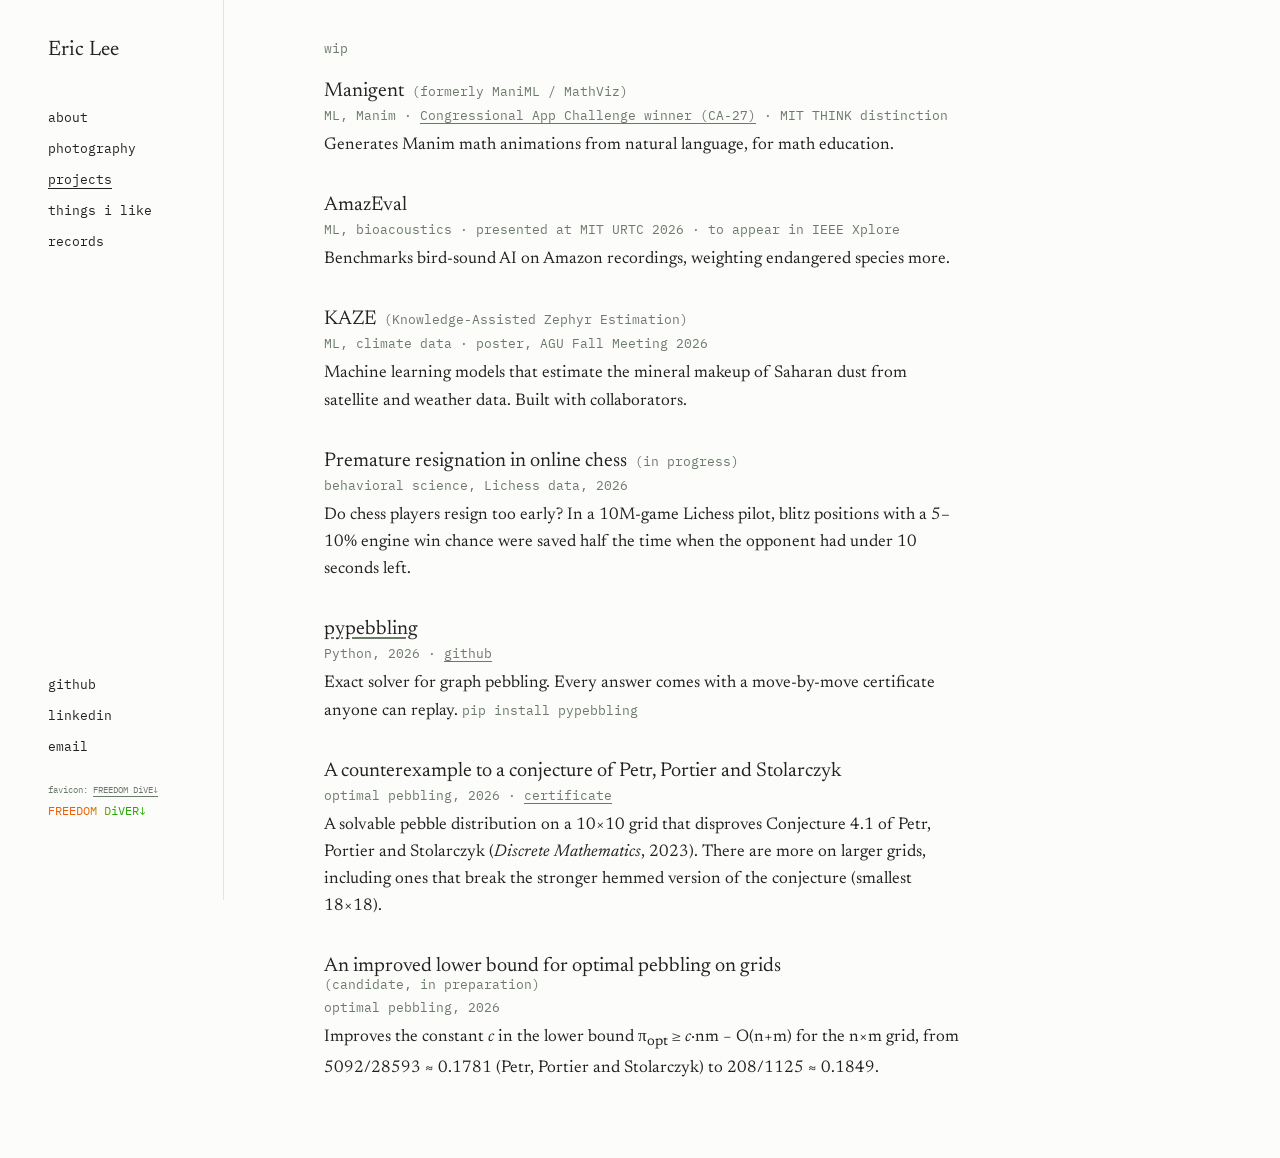
<file: projects/index.html>
<!doctype html>
<html lang="en">
<head>
<meta charset="utf-8">
<base href="/">
<meta name="viewport" content="width=device-width, initial-scale=1">
<title>Eric Lee</title>
<meta name="description" content="Eric Lee">
<meta property="og:type" content="website">
<meta property="og:url" content="https://erichl.com/projects/">
<meta property="og:title" content="Eric Lee">
<meta property="og:description" content="Eric Lee">
<meta name="twitter:card" content="summary">
<meta name="twitter:title" content="Eric Lee">
<meta name="twitter:description" content="Eric Lee">
<link rel="icon" href="favicon.png?v=2" type="image/png">
<link rel="apple-touch-icon" href="apple-touch-icon.png?v=2">
<link rel="preconnect" href="https://fonts.googleapis.com">
<link href="https://fonts.googleapis.com/css2?family=Newsreader:opsz,wght@6..72,400;6..72,500&family=IBM+Plex+Mono:wght@400&display=swap" rel="stylesheet">
<link href="https://fonts.googleapis.com/css2?family=Noto+Serif+KR:wght@400&text=%ED%95%98%EB%9E%91&display=swap" rel="stylesheet">
<style>
  :root {
    --bg: #fcfcfa;
    --ink: #222;
    --muted: #6b7a6b;
    --rule: #e4e4e0;
    --serif: "Newsreader", Georgia, serif;
    --mono: "IBM Plex Mono", ui-monospace, monospace;
    --fd-orange: #f25c00;
    --fd-green: #23a800;
  }
  @media (prefers-color-scheme: dark) {
    :root { --bg: #151515; --ink: #e8e8e4; --muted: #8fa08f; --rule: #2c2c2c; --fd-orange: #ff6a00; --fd-green: #5cf52a; }
  }
  * { box-sizing: border-box; }
  body { margin: 0; background: var(--bg); color: var(--ink); font-family: var(--mono); font-size: 13px; }
  a { color: inherit; text-decoration: none; }

  .layout { display: grid; grid-template-columns: 224px 1fr; min-height: 100vh; }
  aside {
    position: sticky; top: 0; height: 100vh;
    padding: 40px 0 40px 48px; border-right: 1px solid var(--rule);
    display: flex; flex-direction: column;
  }
  .name { font-family: var(--serif); font-size: 21px; margin: 0 0 48px; cursor: pointer; }
  nav a, .links a { display: block; margin: 0 0 14px; }
  nav a.active { text-decoration: underline; text-underline-offset: 4px; }
  .links { margin-top: auto; margin-bottom: 40px; }

  main { padding: 40px 100px; max-width: 1200px; }
  section { display: none; }
  section.active { display: block; }

  /* about */
  .about-wrap { display: flex; flex-direction: column; gap: 40px; }
  .portrait { margin: 0; max-width: 880px; }
  .portrait img { width: 100%; display: block; background: var(--rule); }
  .portrait figcaption { color: var(--muted); margin-top: 10px; }
  .about { max-width: 560px; font-family: var(--serif); font-size: 18px; line-height: 1.6; }
  .about h1 .aka { font-family: "Noto Serif KR", var(--serif); font-size: 23px; font-weight: 400; color: var(--muted); margin-left: 6px; }
  .about h1 { font-weight: 500; font-size: 30px; margin: 0 0 16px; }

  /* FREEDOM DiVER: orange to green, from the song's artwork; solid colour at each end */
  .fd {
    font-size: 12px;
    background-image: linear-gradient(90deg, var(--fd-orange) 0%, var(--fd-orange) 30%, var(--fd-green) 70%, var(--fd-green) 100%);
    background-image: linear-gradient(90deg in oklch, var(--fd-orange) 0%, var(--fd-orange) 35%, var(--fd-green) 65%, var(--fd-green) 100%);
    -webkit-background-clip: text; background-clip: text; color: transparent;
  }

  /* things i like */
  .likes { max-width: 560px; }
  .likes h2 { font-size: 13px; font-weight: 400; color: var(--muted); margin: 0 0 12px; }
  .likes ul { list-style: none; padding: 0; margin: 0 0 36px; font-family: var(--serif); font-size: 18px; line-height: 1.5; }
  .likes li { margin-bottom: 6px; }
  .wip { color: var(--muted); margin: 0; }

  /* projects */
  .projects { max-width: 640px; }
  .project { margin-bottom: 36px; }
  .project .title { font-family: var(--serif); font-size: 20px; }
  .project a.title { text-decoration: underline; text-underline-offset: 3px; text-decoration-color: var(--muted); }
  .project .meta { color: var(--muted); margin-top: 6px; }
  .project .small-note { color: var(--muted); font-size: 13px; white-space: nowrap; }
  .project .meta a { text-decoration: underline; text-underline-offset: 3px; }
  .project p { font-family: var(--serif); font-size: 17px; line-height: 1.6; margin: 8px 0 0; }
  .project code { font-family: var(--mono); font-size: 13px; color: var(--muted); }

  /* records */
  .records { max-width: 560px; font-family: var(--serif); font-size: 18px; line-height: 1.6; }
  .records p { margin: 0 0 20px; }
  .records a { text-decoration: underline; text-underline-offset: 3px; text-decoration-color: var(--muted); }
  .records .small { white-space: nowrap; font-family: var(--mono); font-size: 13px; color: var(--muted); }

  .likes li span { font-family: var(--mono); font-size: 13px; color: var(--muted); margin-left: 8px; }

  /* masonry grid shared by photos + projects */
  .grid { columns: 3 320px; column-gap: 20px; }
  .item { break-inside: avoid; margin: 0 0 36px; }
  .item.wide { column-span: all; }
  .item img { width: 100%; display: block; background: var(--rule); }
  .item .title { display: inline-block; margin-top: 12px; border-bottom: 1px solid var(--muted); }
  .item .meta { color: var(--muted); margin-top: 6px; line-height: 1.6; }
  .item .note { margin-top: 2px; }

  .credit { color: var(--muted); font-size: 9px; margin: 28px 48px 0 0; line-height: 1.5; }
  .credit + .credit { margin-top: 6px; }
  .credit a { white-space: nowrap; }
  .credit a { display: inline; margin: 0; text-decoration: underline; text-underline-offset: 3px; }
  .mobile-links { display: none; }

  /* photo viewer */
  .item img { cursor: zoom-in; }
  .viewer { position: fixed; inset: 0; z-index: 10; background: var(--bg); display: none; flex-direction: column; align-items: center; justify-content: center; padding: 24px 16px; box-sizing: border-box; }
  .viewer.open { display: flex; }
  .viewer img { max-width: 100%; max-height: calc(100vh - 120px); object-fit: contain; display: block; cursor: zoom-out; }
  .viewer .cap { margin-top: 14px; text-align: center; }
  .viewer .cap .meta { color: var(--muted); margin-top: 4px; }
  .viewer button { position: absolute; background: none; border: 0; color: var(--muted); font: inherit; font-size: 13px; cursor: pointer; padding: 12px; }
  .viewer button:hover { color: var(--ink); }
  .viewer .prev { left: 8px; top: 50%; transform: translateY(-50%); }
  .viewer .next { right: 8px; top: 50%; transform: translateY(-50%); }
  .viewer .close { right: 8px; top: 8px; }
  .viewer .count { position: absolute; left: 20px; top: 20px; color: var(--muted); }
  @media (max-width: 760px) { .viewer .prev, .viewer .next { top: auto; bottom: 8px; transform: none; } }
  @media (max-width: 760px) {
    .mobile-links .credit { flex-basis: 100%; margin: 4px 0 0; }
    .mobile-links { display: flex; flex-wrap: wrap; gap: 16px; padding: 24px 16px 32px; border-top: 1px solid var(--rule); }
    .layout { grid-template-columns: 1fr; align-content: start; }
    aside { position: static; height: auto; border-right: 0; border-bottom: 1px solid var(--rule); padding: 24px 16px 8px; }
    .name { margin-bottom: 20px; }
    nav { display: flex; gap: 8px 16px; flex-wrap: wrap; margin-bottom: 14px; }
    nav a { margin: 0; }
    .links { display: none; }
    main { padding: 24px 16px; }
    .about-wrap { gap: 24px; }
  }
</style>
</head>
<body>
<div class="layout">
  <aside>
    <div class="name" data-go="about">Eric Lee</div>
    <nav>
      <a href="/" data-go="about">about</a>
      <a href="/photography/" data-go="photography">photography</a>
      <a href="/projects/" data-go="projects">projects</a>
      <a href="/likes/" data-go="likes">things i like</a>
      <a href="/records/" data-go="records">records</a>
    </nav>
    <div class="links">
      <a href="https://github.com/hynoph">github</a>
      <a href="https://www.linkedin.com/in/ericlee128">linkedin</a>
      <a href="mailto:erhl018@gmail.com">email</a>
      <p class="credit">favicon: <a href="https://www.youtube.com/results?search_query=xi+FREEDOM+DiVE">FREEDOM DiVE↓︎</a></p><p class="credit"><span class="fd">FREEDOM DiVER<span style="font-family: var(--mono)">↓</span></span></p>
    </div>
  </aside>

  <main>
    <section id="about">
      <div class="about-wrap">
      <figure class="portrait">
        <img src="photos/me.jpg" alt="Eric looking up at a rainbow over the Brooklyn skyline">
        <figcaption>Brooklyn, Nikon D5000, 2026, f/4 1/80s, RAW</figcaption>
      </figure>
      <div class="about">
        <h1>Eric Lee <span class="aka" lang="ko">하랑</span></h1>
        <p>Junior at Fair Lawn High School interested in mathematics and its applications.</p>
        <p>Currently, I enjoy VSRGs, exploring new places, and photography.</p>
      </div>
      </div>
    </section>

    <section id="photography">
      <p class="wip" style="margin-bottom: 24px">wip</p>
      <div class="grid" id="photos"></div>
    </section>

    <section id="projects">
      <p class="wip" style="margin-bottom: 24px">wip</p>
      <div class="projects">
        <div class="project">
          <span class="title">Manigent</span> <span class="small-note">(formerly ManiML / MathViz)</span>
          <div class="meta">ML, Manim · <a href="https://www.congressionalappchallenge.us/25-CA27/">Congressional App Challenge winner (CA-27)</a> · MIT THINK distinction</div>
          <p>Generates Manim math animations from natural language, for math education.</p>
        </div>
        <div class="project">
          <span class="title">AmazEval</span>
          <div class="meta">ML, bioacoustics · presented at MIT URTC 2026 · to appear in IEEE Xplore</div>
          <p>Benchmarks bird-sound AI on Amazon recordings, weighting endangered species more.</p>
        </div>
        <div class="project">
          <span class="title">KAZE</span> <span class="small-note">(Knowledge-Assisted Zephyr Estimation)</span>
          <div class="meta">ML, climate data · poster, AGU Fall Meeting 2026</div>
          <p>Machine learning models that estimate the mineral makeup of Saharan dust from satellite and weather data. Built with collaborators.</p>
        </div>
        <div class="project">
          <span class="title">Premature resignation in online chess</span> <span class="small-note">(in progress)</span>
          <div class="meta">behavioral science, Lichess data, 2026</div>
          <p>Do chess players resign too early? In a 10M-game Lichess pilot, blitz positions with a 5–10% engine win chance were saved half the time when the opponent had under 10 seconds left.</p>
        </div>
        <div class="project">
          <a class="title" href="https://pypi.org/project/pypebbling/">pypebbling</a>
          <div class="meta">Python, 2026 · <a href="https://github.com/hynoph/pebbling">github</a></div>
          <p>Exact solver for graph pebbling. Every answer comes with a move-by-move certificate anyone can replay. <code>pip install pypebbling</code></p>
        </div>
        <div class="project">
          <span class="title">A counterexample to a conjecture of Petr, Portier and Stolarczyk</span>
          <div class="meta">optimal pebbling, 2026 · <a href="counterexample.json">certificate</a></div>
          <p>A solvable pebble distribution on a 10×10 grid that disproves Conjecture 4.1 of Petr, Portier and Stolarczyk (<i>Discrete Mathematics</i>, 2023). There are more on larger grids, including ones that break the stronger hemmed version of the conjecture (smallest 18×18).</p>
        </div>
        <div class="project">
          <span class="title">An improved lower bound for optimal pebbling on grids</span> <span class="small-note">(candidate, in preparation)</span>
          <div class="meta">optimal pebbling, 2026</div>
          <p>Improves the constant <i>c</i> in the lower bound <span style="white-space: nowrap">π<sub>opt</sub> ≥ <i>c</i>·nm − O(n+m)</span> for the n×m grid, from <span style="white-space: nowrap">5092/28593 ≈ 0.1781</span> (Petr, Portier and Stolarczyk) to <span style="white-space: nowrap">208/1125 ≈ 0.1849</span>.</p>
        </div>
      </div>
    </section>

    <!-- Edit freely: add or remove categories (h2) and items (li). -->
    <section id="likes">
      <div class="likes">
        <h2>books</h2>
        <ul>
          <li>Frankenstein <span>Mary Shelley</span></li>
          <li>Atomic Habits <span>James Clear</span></li>
          <li>The Book of Job <span>the Bible</span></li>
        </ul>
        <h2>films</h2>
        <ul>
          <li>Your Name <span>2016</span></li>
          <li>Weathering with You <span>2019</span></li>
          <li>A Beautiful Mind <span>2001</span></li>
        </ul>
        <h2>role models</h2>
        <ul>
          <li>Aaron Swartz</li>
          <li>Paul Erdős</li>
          <li>Grant Sanderson <span>3Blue1Brown</span></li>
          <li>Évariste Galois</li>
        </ul>
      </div>
    </section>

    <!-- One record per <li>: what, score, when. -->
    <section id="records">
      <div class="records">
        <p>I like <a href="https://en.wiktionary.org/wiki/ultrabullet">ultrabullet</a> on <a href="https://lichess.org/@/GammaDanClearWhen">Lichess</a>. Current record against titled players: <b style="white-space: nowrap">5–0</b>. <span class="small">2× IM, 3× NM</span></p>
        <p><a href="https://arithmetic.zetamac.com/">Zetamac</a>: 73</p>
        <p><a href="https://donttap.com/">Don't Tap the White Tile</a> (Frenzy, mouse): 714</p>
        <p>Peak <a href="https://osu.ppy.sh/users/20084059">osu!mania</a> rank: #732 global <span class="small">Oct 2022</span></p>
        <p>Krillion (daily): 595/700</p>
      </div>
    </section>
  </main>

  <footer class="mobile-links">
    <a href="https://github.com/hynoph">github</a>
    <a href="https://www.linkedin.com/in/ericlee128">linkedin</a>
    <a href="mailto:erhl018@gmail.com">email</a>
    <p class="credit">favicon: <a href="https://www.youtube.com/results?search_query=xi+FREEDOM+DiVE">FREEDOM DiVE↓︎</a></p><p class="credit"><span class="fd">FREEDOM DiVER<span style="font-family: var(--mono)">↓</span></span></p>
  </footer>
  <div class="viewer" id="viewer" role="dialog" aria-modal="true" aria-label="photo viewer">
    <span class="count"></span>
    <button class="close" aria-label="close">close</button>
    <button class="prev" aria-label="previous photo">&larr; prev</button>
    <img alt="">
    <div class="cap"><div class="title"></div><div class="meta"></div></div>
    <button class="next" aria-label="next photo">next &rarr;</button>
  </div>
</div>

<script>
  // Edit these lists. For photos, swap `src` for your own files (e.g. "photos/fog.jpg").
  const photos = [
    { src: "photos/met.jpg", title: "Darshan", meta: "Galaxy S25 Ultra, 2026, f/1.7 1/40s, RAW", wide: true },
    { src: "photos/philly.jpg", title: "Left Turn Signal", meta: "Galaxy S25 Ultra, 2026, f/3.4 1/60s" },
    { src: "photos/lehman.jpg", title: "Lehman Hall, Harvard Yard", meta: "Galaxy S25 Ultra, 2026, f/1.7 1/24s, RAW" },
    { src: "photos/reading.jpg", title: "Reading, Brooklyn", meta: "Nikon D5000, 2026, f/4.5 1/60s, RAW" },
    { src: "photos/steeple.jpg", title: "Steeple at Dusk", meta: "Galaxy S25 Ultra, 2026, f/1.7 1/50s, RAW" },
  ];



  function render(list, el) {
    el.innerHTML = list.map(p => `
      <figure class="item${p.wide ? " wide" : ""}" style="margin:0 0 36px">
        <img src="${p.src}" alt="${p.title}" loading="lazy">
        <div><span class="title">${p.title}</span></div>
        <div class="meta">${p.meta}</div>
        ${p.note ? `<div class="note">${p.note}</div>` : ""}
      </figure>`).join("");
  }
  render(photos, document.getElementById("photos"));

  // Photo viewer: click a photo, then arrows / swipe to move, Esc or click to close.
  const viewer = document.getElementById("viewer");
  const vImg = viewer.querySelector("img");
  let cur = 0;
  function show(i) {
    cur = (i + photos.length) % photos.length;
    const p = photos[cur];
    vImg.src = p.src; vImg.alt = p.title;
    viewer.querySelector(".cap .title").textContent = p.title;
    viewer.querySelector(".cap .meta").textContent = p.meta;
    viewer.querySelector(".count").textContent = `${cur + 1} / ${photos.length}`;
  }
  function openViewer(i) { show(i); viewer.classList.add("open"); document.body.style.overflow = "hidden"; }
  function closeViewer() { viewer.classList.remove("open"); document.body.style.overflow = ""; }
  document.querySelectorAll("#photos img").forEach((img, i) => img.addEventListener("click", () => openViewer(i)));
  viewer.querySelector(".prev").addEventListener("click", () => show(cur - 1));
  viewer.querySelector(".next").addEventListener("click", () => show(cur + 1));
  viewer.querySelector(".close").addEventListener("click", closeViewer);
  vImg.addEventListener("click", closeViewer);
  viewer.addEventListener("click", e => { if (e.target === viewer) closeViewer(); });
  document.addEventListener("keydown", e => {
    if (!viewer.classList.contains("open")) return;
    if (e.key === "Escape") closeViewer();
    else if (e.key === "ArrowLeft") show(cur - 1);
    else if (e.key === "ArrowRight") show(cur + 1);
  });
  let touchX = null;
  viewer.addEventListener("touchstart", e => { touchX = e.touches[0].clientX; }, { passive: true });
  viewer.addEventListener("touchend", e => {
    if (touchX === null) return;
    const dx = e.changedTouches[0].clientX - touchX; touchX = null;
    if (Math.abs(dx) > 40) show(cur + (dx < 0 ? 1 : -1));
  });

  function go(id) {
    document.querySelectorAll("section").forEach(s => s.classList.toggle("active", s.id === id));
    document.querySelectorAll("nav a").forEach(a => a.classList.toggle("active", a.dataset.go === id));
  }
  // Each tab has its own path (erichl.com/records/); build.py writes a copy of this page for each.
  const TABS = ["about", "photography", "projects", "likes", "records"];
  const pathFor = id => id === "about" ? "/" : "/" + id + "/";
  const tabFromPath = () => {
    const id = location.pathname.split("/").filter(Boolean)[0];
    return TABS.includes(id) ? id : "about";
  };
  // Switch tabs in place: no page reload, no jump, stay at the top.
  document.querySelectorAll("[data-go]").forEach(a => a.addEventListener("click", e => {
    e.preventDefault();
    history.pushState(null, "", pathFor(a.dataset.go));
    go(a.dataset.go);
    window.scrollTo(0, 0);
  }));
  window.addEventListener("popstate", () => go(tabFromPath()));
  // Old links like erichl.com/#records still work.
  const legacy = location.hash.slice(1);
  if (TABS.includes(legacy)) history.replaceState(null, "", pathFor(legacy));
  go(tabFromPath());
  window.scrollTo(0, 0);
</script>
</body>
</html>
</file>
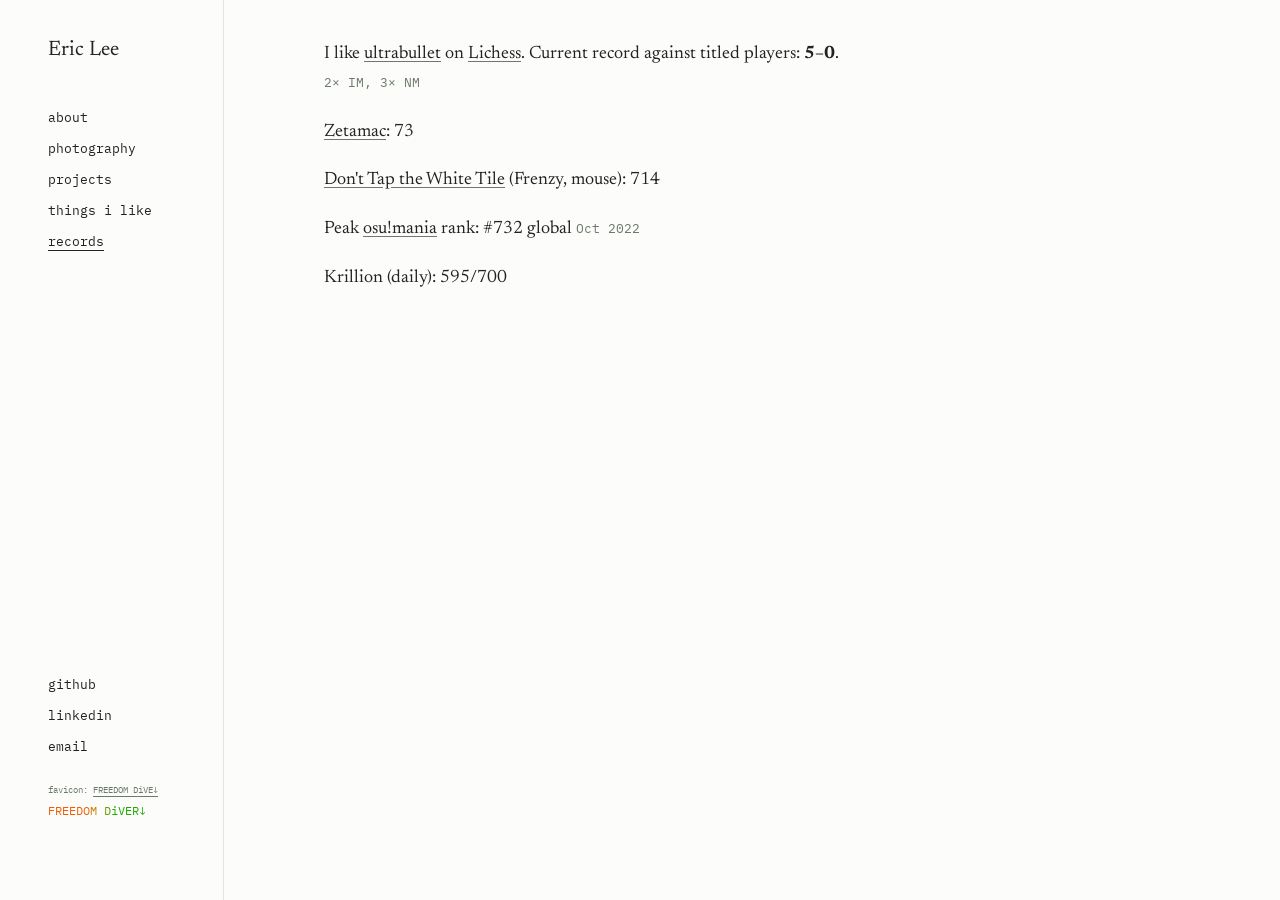
<file: records/index.html>
<!doctype html>
<html lang="en">
<head>
<meta charset="utf-8">
<base href="/">
<meta name="viewport" content="width=device-width, initial-scale=1">
<title>Eric Lee</title>
<meta name="description" content="Eric Lee">
<meta property="og:type" content="website">
<meta property="og:url" content="https://erichl.com/records/">
<meta property="og:title" content="Eric Lee">
<meta property="og:description" content="Eric Lee">
<meta name="twitter:card" content="summary">
<meta name="twitter:title" content="Eric Lee">
<meta name="twitter:description" content="Eric Lee">
<link rel="icon" href="favicon.png?v=2" type="image/png">
<link rel="apple-touch-icon" href="apple-touch-icon.png?v=2">
<link rel="preconnect" href="https://fonts.googleapis.com">
<link href="https://fonts.googleapis.com/css2?family=Newsreader:opsz,wght@6..72,400;6..72,500&family=IBM+Plex+Mono:wght@400&display=swap" rel="stylesheet">
<link href="https://fonts.googleapis.com/css2?family=Noto+Serif+KR:wght@400&text=%ED%95%98%EB%9E%91&display=swap" rel="stylesheet">
<style>
  :root {
    --bg: #fcfcfa;
    --ink: #222;
    --muted: #6b7a6b;
    --rule: #e4e4e0;
    --serif: "Newsreader", Georgia, serif;
    --mono: "IBM Plex Mono", ui-monospace, monospace;
    --fd-orange: #f25c00;
    --fd-green: #23a800;
  }
  @media (prefers-color-scheme: dark) {
    :root { --bg: #151515; --ink: #e8e8e4; --muted: #8fa08f; --rule: #2c2c2c; --fd-orange: #ff6a00; --fd-green: #5cf52a; }
  }
  * { box-sizing: border-box; }
  body { margin: 0; background: var(--bg); color: var(--ink); font-family: var(--mono); font-size: 13px; }
  a { color: inherit; text-decoration: none; }

  .layout { display: grid; grid-template-columns: 224px 1fr; min-height: 100vh; }
  aside {
    position: sticky; top: 0; height: 100vh;
    padding: 40px 0 40px 48px; border-right: 1px solid var(--rule);
    display: flex; flex-direction: column;
  }
  .name { font-family: var(--serif); font-size: 21px; margin: 0 0 48px; cursor: pointer; }
  nav a, .links a { display: block; margin: 0 0 14px; }
  nav a.active { text-decoration: underline; text-underline-offset: 4px; }
  .links { margin-top: auto; margin-bottom: 40px; }

  main { padding: 40px 100px; max-width: 1200px; }
  section { display: none; }
  section.active { display: block; }

  /* about */
  .about-wrap { display: flex; flex-direction: column; gap: 40px; }
  .portrait { margin: 0; max-width: 880px; }
  .portrait img { width: 100%; display: block; background: var(--rule); }
  .portrait figcaption { color: var(--muted); margin-top: 10px; }
  .about { max-width: 560px; font-family: var(--serif); font-size: 18px; line-height: 1.6; }
  .about h1 .aka { font-family: "Noto Serif KR", var(--serif); font-size: 23px; font-weight: 400; color: var(--muted); margin-left: 6px; }
  .about h1 { font-weight: 500; font-size: 30px; margin: 0 0 16px; }

  /* FREEDOM DiVER: orange to green, from the song's artwork; solid colour at each end */
  .fd {
    font-size: 12px;
    background-image: linear-gradient(90deg, var(--fd-orange) 0%, var(--fd-orange) 30%, var(--fd-green) 70%, var(--fd-green) 100%);
    background-image: linear-gradient(90deg in oklch, var(--fd-orange) 0%, var(--fd-orange) 35%, var(--fd-green) 65%, var(--fd-green) 100%);
    -webkit-background-clip: text; background-clip: text; color: transparent;
  }

  /* things i like */
  .likes { max-width: 560px; }
  .likes h2 { font-size: 13px; font-weight: 400; color: var(--muted); margin: 0 0 12px; }
  .likes ul { list-style: none; padding: 0; margin: 0 0 36px; font-family: var(--serif); font-size: 18px; line-height: 1.5; }
  .likes li { margin-bottom: 6px; }
  .wip { color: var(--muted); margin: 0; }

  /* projects */
  .projects { max-width: 640px; }
  .project { margin-bottom: 36px; }
  .project .title { font-family: var(--serif); font-size: 20px; }
  .project a.title { text-decoration: underline; text-underline-offset: 3px; text-decoration-color: var(--muted); }
  .project .meta { color: var(--muted); margin-top: 6px; }
  .project .small-note { color: var(--muted); font-size: 13px; white-space: nowrap; }
  .project .meta a { text-decoration: underline; text-underline-offset: 3px; }
  .project p { font-family: var(--serif); font-size: 17px; line-height: 1.6; margin: 8px 0 0; }
  .project code { font-family: var(--mono); font-size: 13px; color: var(--muted); }

  /* records */
  .records { max-width: 560px; font-family: var(--serif); font-size: 18px; line-height: 1.6; }
  .records p { margin: 0 0 20px; }
  .records a { text-decoration: underline; text-underline-offset: 3px; text-decoration-color: var(--muted); }
  .records .small { white-space: nowrap; font-family: var(--mono); font-size: 13px; color: var(--muted); }

  .likes li span { font-family: var(--mono); font-size: 13px; color: var(--muted); margin-left: 8px; }

  /* masonry grid shared by photos + projects */
  .grid { columns: 3 320px; column-gap: 20px; }
  .item { break-inside: avoid; margin: 0 0 36px; }
  .item.wide { column-span: all; }
  .item img { width: 100%; display: block; background: var(--rule); }
  .item .title { display: inline-block; margin-top: 12px; border-bottom: 1px solid var(--muted); }
  .item .meta { color: var(--muted); margin-top: 6px; line-height: 1.6; }
  .item .note { margin-top: 2px; }

  .credit { color: var(--muted); font-size: 9px; margin: 28px 48px 0 0; line-height: 1.5; }
  .credit + .credit { margin-top: 6px; }
  .credit a { white-space: nowrap; }
  .credit a { display: inline; margin: 0; text-decoration: underline; text-underline-offset: 3px; }
  .mobile-links { display: none; }

  /* photo viewer */
  .item img { cursor: zoom-in; }
  .viewer { position: fixed; inset: 0; z-index: 10; background: var(--bg); display: none; flex-direction: column; align-items: center; justify-content: center; padding: 24px 16px; box-sizing: border-box; }
  .viewer.open { display: flex; }
  .viewer img { max-width: 100%; max-height: calc(100vh - 120px); object-fit: contain; display: block; cursor: zoom-out; }
  .viewer .cap { margin-top: 14px; text-align: center; }
  .viewer .cap .meta { color: var(--muted); margin-top: 4px; }
  .viewer button { position: absolute; background: none; border: 0; color: var(--muted); font: inherit; font-size: 13px; cursor: pointer; padding: 12px; }
  .viewer button:hover { color: var(--ink); }
  .viewer .prev { left: 8px; top: 50%; transform: translateY(-50%); }
  .viewer .next { right: 8px; top: 50%; transform: translateY(-50%); }
  .viewer .close { right: 8px; top: 8px; }
  .viewer .count { position: absolute; left: 20px; top: 20px; color: var(--muted); }
  @media (max-width: 760px) { .viewer .prev, .viewer .next { top: auto; bottom: 8px; transform: none; } }
  @media (max-width: 760px) {
    .mobile-links .credit { flex-basis: 100%; margin: 4px 0 0; }
    .mobile-links { display: flex; flex-wrap: wrap; gap: 16px; padding: 24px 16px 32px; border-top: 1px solid var(--rule); }
    .layout { grid-template-columns: 1fr; align-content: start; }
    aside { position: static; height: auto; border-right: 0; border-bottom: 1px solid var(--rule); padding: 24px 16px 8px; }
    .name { margin-bottom: 20px; }
    nav { display: flex; gap: 8px 16px; flex-wrap: wrap; margin-bottom: 14px; }
    nav a { margin: 0; }
    .links { display: none; }
    main { padding: 24px 16px; }
    .about-wrap { gap: 24px; }
  }
</style>
</head>
<body>
<div class="layout">
  <aside>
    <div class="name" data-go="about">Eric Lee</div>
    <nav>
      <a href="/" data-go="about">about</a>
      <a href="/photography/" data-go="photography">photography</a>
      <a href="/projects/" data-go="projects">projects</a>
      <a href="/likes/" data-go="likes">things i like</a>
      <a href="/records/" data-go="records">records</a>
    </nav>
    <div class="links">
      <a href="https://github.com/hynoph">github</a>
      <a href="https://www.linkedin.com/in/ericlee128">linkedin</a>
      <a href="mailto:erhl018@gmail.com">email</a>
      <p class="credit">favicon: <a href="https://www.youtube.com/results?search_query=xi+FREEDOM+DiVE">FREEDOM DiVE↓︎</a></p><p class="credit"><span class="fd">FREEDOM DiVER<span style="font-family: var(--mono)">↓</span></span></p>
    </div>
  </aside>

  <main>
    <section id="about">
      <div class="about-wrap">
      <figure class="portrait">
        <img src="photos/me.jpg" alt="Eric looking up at a rainbow over the Brooklyn skyline">
        <figcaption>Brooklyn, Nikon D5000, 2026, f/4 1/80s, RAW</figcaption>
      </figure>
      <div class="about">
        <h1>Eric Lee <span class="aka" lang="ko">하랑</span></h1>
        <p>Junior at Fair Lawn High School interested in mathematics and its applications.</p>
        <p>Currently, I enjoy VSRGs, exploring new places, and photography.</p>
      </div>
      </div>
    </section>

    <section id="photography">
      <p class="wip" style="margin-bottom: 24px">wip</p>
      <div class="grid" id="photos"></div>
    </section>

    <section id="projects">
      <p class="wip" style="margin-bottom: 24px">wip</p>
      <div class="projects">
        <div class="project">
          <span class="title">Manigent</span> <span class="small-note">(formerly ManiML / MathViz)</span>
          <div class="meta">ML, Manim · <a href="https://www.congressionalappchallenge.us/25-CA27/">Congressional App Challenge winner (CA-27)</a> · MIT THINK distinction</div>
          <p>Generates Manim math animations from natural language, for math education.</p>
        </div>
        <div class="project">
          <span class="title">AmazEval</span>
          <div class="meta">ML, bioacoustics · presented at MIT URTC 2026 · to appear in IEEE Xplore</div>
          <p>Benchmarks bird-sound AI on Amazon recordings, weighting endangered species more.</p>
        </div>
        <div class="project">
          <span class="title">KAZE</span> <span class="small-note">(Knowledge-Assisted Zephyr Estimation)</span>
          <div class="meta">ML, climate data · poster, AGU Fall Meeting 2026</div>
          <p>Machine learning models that estimate the mineral makeup of Saharan dust from satellite and weather data. Built with collaborators.</p>
        </div>
        <div class="project">
          <span class="title">Premature resignation in online chess</span> <span class="small-note">(in progress)</span>
          <div class="meta">behavioral science, Lichess data, 2026</div>
          <p>Do chess players resign too early? In a 10M-game Lichess pilot, blitz positions with a 5–10% engine win chance were saved half the time when the opponent had under 10 seconds left.</p>
        </div>
        <div class="project">
          <a class="title" href="https://pypi.org/project/pypebbling/">pypebbling</a>
          <div class="meta">Python, 2026 · <a href="https://github.com/hynoph/pebbling">github</a></div>
          <p>Exact solver for graph pebbling. Every answer comes with a move-by-move certificate anyone can replay. <code>pip install pypebbling</code></p>
        </div>
        <div class="project">
          <span class="title">A counterexample to a conjecture of Petr, Portier and Stolarczyk</span>
          <div class="meta">optimal pebbling, 2026 · <a href="counterexample.json">certificate</a></div>
          <p>A solvable pebble distribution on a 10×10 grid that disproves Conjecture 4.1 of Petr, Portier and Stolarczyk (<i>Discrete Mathematics</i>, 2023). There are more on larger grids, including ones that break the stronger hemmed version of the conjecture (smallest 18×18).</p>
        </div>
        <div class="project">
          <span class="title">An improved lower bound for optimal pebbling on grids</span> <span class="small-note">(candidate, in preparation)</span>
          <div class="meta">optimal pebbling, 2026</div>
          <p>Improves the constant <i>c</i> in the lower bound <span style="white-space: nowrap">π<sub>opt</sub> ≥ <i>c</i>·nm − O(n+m)</span> for the n×m grid, from <span style="white-space: nowrap">5092/28593 ≈ 0.1781</span> (Petr, Portier and Stolarczyk) to <span style="white-space: nowrap">208/1125 ≈ 0.1849</span>.</p>
        </div>
      </div>
    </section>

    <!-- Edit freely: add or remove categories (h2) and items (li). -->
    <section id="likes">
      <div class="likes">
        <h2>books</h2>
        <ul>
          <li>Frankenstein <span>Mary Shelley</span></li>
          <li>Atomic Habits <span>James Clear</span></li>
          <li>The Book of Job <span>the Bible</span></li>
        </ul>
        <h2>films</h2>
        <ul>
          <li>Your Name <span>2016</span></li>
          <li>Weathering with You <span>2019</span></li>
          <li>A Beautiful Mind <span>2001</span></li>
        </ul>
        <h2>role models</h2>
        <ul>
          <li>Aaron Swartz</li>
          <li>Paul Erdős</li>
          <li>Grant Sanderson <span>3Blue1Brown</span></li>
          <li>Évariste Galois</li>
        </ul>
      </div>
    </section>

    <!-- One record per <li>: what, score, when. -->
    <section id="records">
      <div class="records">
        <p>I like <a href="https://en.wiktionary.org/wiki/ultrabullet">ultrabullet</a> on <a href="https://lichess.org/@/GammaDanClearWhen">Lichess</a>. Current record against titled players: <b style="white-space: nowrap">5–0</b>. <span class="small">2× IM, 3× NM</span></p>
        <p><a href="https://arithmetic.zetamac.com/">Zetamac</a>: 73</p>
        <p><a href="https://donttap.com/">Don't Tap the White Tile</a> (Frenzy, mouse): 714</p>
        <p>Peak <a href="https://osu.ppy.sh/users/20084059">osu!mania</a> rank: #732 global <span class="small">Oct 2022</span></p>
        <p>Krillion (daily): 595/700</p>
      </div>
    </section>
  </main>

  <footer class="mobile-links">
    <a href="https://github.com/hynoph">github</a>
    <a href="https://www.linkedin.com/in/ericlee128">linkedin</a>
    <a href="mailto:erhl018@gmail.com">email</a>
    <p class="credit">favicon: <a href="https://www.youtube.com/results?search_query=xi+FREEDOM+DiVE">FREEDOM DiVE↓︎</a></p><p class="credit"><span class="fd">FREEDOM DiVER<span style="font-family: var(--mono)">↓</span></span></p>
  </footer>
  <div class="viewer" id="viewer" role="dialog" aria-modal="true" aria-label="photo viewer">
    <span class="count"></span>
    <button class="close" aria-label="close">close</button>
    <button class="prev" aria-label="previous photo">&larr; prev</button>
    <img alt="">
    <div class="cap"><div class="title"></div><div class="meta"></div></div>
    <button class="next" aria-label="next photo">next &rarr;</button>
  </div>
</div>

<script>
  // Edit these lists. For photos, swap `src` for your own files (e.g. "photos/fog.jpg").
  const photos = [
    { src: "photos/met.jpg", title: "Darshan", meta: "Galaxy S25 Ultra, 2026, f/1.7 1/40s, RAW", wide: true },
    { src: "photos/philly.jpg", title: "Left Turn Signal", meta: "Galaxy S25 Ultra, 2026, f/3.4 1/60s" },
    { src: "photos/lehman.jpg", title: "Lehman Hall, Harvard Yard", meta: "Galaxy S25 Ultra, 2026, f/1.7 1/24s, RAW" },
    { src: "photos/reading.jpg", title: "Reading, Brooklyn", meta: "Nikon D5000, 2026, f/4.5 1/60s, RAW" },
    { src: "photos/steeple.jpg", title: "Steeple at Dusk", meta: "Galaxy S25 Ultra, 2026, f/1.7 1/50s, RAW" },
  ];



  function render(list, el) {
    el.innerHTML = list.map(p => `
      <figure class="item${p.wide ? " wide" : ""}" style="margin:0 0 36px">
        <img src="${p.src}" alt="${p.title}" loading="lazy">
        <div><span class="title">${p.title}</span></div>
        <div class="meta">${p.meta}</div>
        ${p.note ? `<div class="note">${p.note}</div>` : ""}
      </figure>`).join("");
  }
  render(photos, document.getElementById("photos"));

  // Photo viewer: click a photo, then arrows / swipe to move, Esc or click to close.
  const viewer = document.getElementById("viewer");
  const vImg = viewer.querySelector("img");
  let cur = 0;
  function show(i) {
    cur = (i + photos.length) % photos.length;
    const p = photos[cur];
    vImg.src = p.src; vImg.alt = p.title;
    viewer.querySelector(".cap .title").textContent = p.title;
    viewer.querySelector(".cap .meta").textContent = p.meta;
    viewer.querySelector(".count").textContent = `${cur + 1} / ${photos.length}`;
  }
  function openViewer(i) { show(i); viewer.classList.add("open"); document.body.style.overflow = "hidden"; }
  function closeViewer() { viewer.classList.remove("open"); document.body.style.overflow = ""; }
  document.querySelectorAll("#photos img").forEach((img, i) => img.addEventListener("click", () => openViewer(i)));
  viewer.querySelector(".prev").addEventListener("click", () => show(cur - 1));
  viewer.querySelector(".next").addEventListener("click", () => show(cur + 1));
  viewer.querySelector(".close").addEventListener("click", closeViewer);
  vImg.addEventListener("click", closeViewer);
  viewer.addEventListener("click", e => { if (e.target === viewer) closeViewer(); });
  document.addEventListener("keydown", e => {
    if (!viewer.classList.contains("open")) return;
    if (e.key === "Escape") closeViewer();
    else if (e.key === "ArrowLeft") show(cur - 1);
    else if (e.key === "ArrowRight") show(cur + 1);
  });
  let touchX = null;
  viewer.addEventListener("touchstart", e => { touchX = e.touches[0].clientX; }, { passive: true });
  viewer.addEventListener("touchend", e => {
    if (touchX === null) return;
    const dx = e.changedTouches[0].clientX - touchX; touchX = null;
    if (Math.abs(dx) > 40) show(cur + (dx < 0 ? 1 : -1));
  });

  function go(id) {
    document.querySelectorAll("section").forEach(s => s.classList.toggle("active", s.id === id));
    document.querySelectorAll("nav a").forEach(a => a.classList.toggle("active", a.dataset.go === id));
  }
  // Each tab has its own path (erichl.com/records/); build.py writes a copy of this page for each.
  const TABS = ["about", "photography", "projects", "likes", "records"];
  const pathFor = id => id === "about" ? "/" : "/" + id + "/";
  const tabFromPath = () => {
    const id = location.pathname.split("/").filter(Boolean)[0];
    return TABS.includes(id) ? id : "about";
  };
  // Switch tabs in place: no page reload, no jump, stay at the top.
  document.querySelectorAll("[data-go]").forEach(a => a.addEventListener("click", e => {
    e.preventDefault();
    history.pushState(null, "", pathFor(a.dataset.go));
    go(a.dataset.go);
    window.scrollTo(0, 0);
  }));
  window.addEventListener("popstate", () => go(tabFromPath()));
  // Old links like erichl.com/#records still work.
  const legacy = location.hash.slice(1);
  if (TABS.includes(legacy)) history.replaceState(null, "", pathFor(legacy));
  go(tabFromPath());
  window.scrollTo(0, 0);
</script>
</body>
</html>
</file>
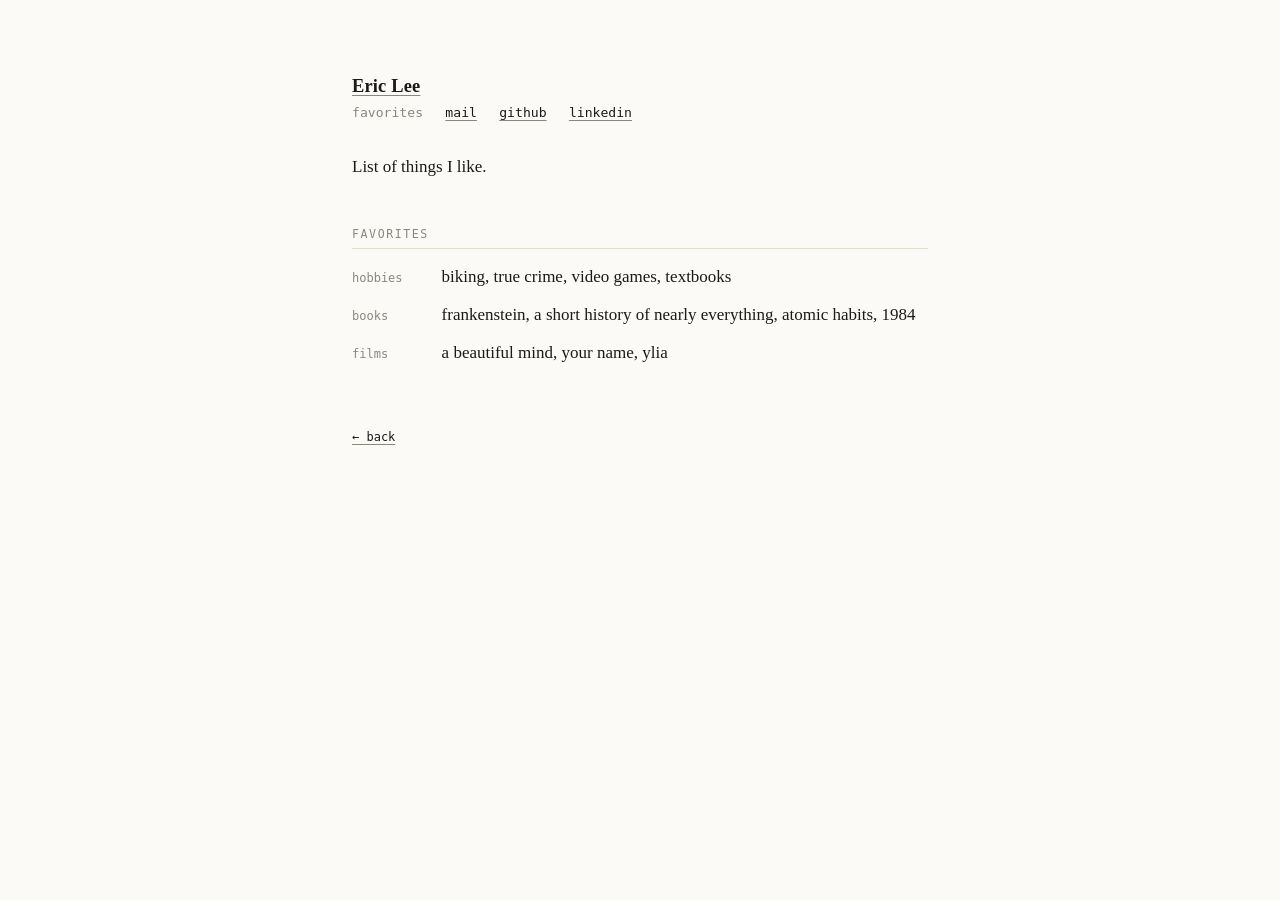
<file: favorites.html>
<!DOCTYPE html>
<html lang="en">
<head>
<meta charset="utf-8">
<meta name="viewport" content="width=device-width, initial-scale=1">
<title>Favorites</title>
<meta name="description" content="Things Eric Lee likes.">
<link rel="icon" href="data:image/svg+xml,<svg xmlns='http://www.w3.org/2000/svg' viewBox='0 0 100 100'><text y='.9em' font-size='90'>∴</text></svg>">
<link rel="stylesheet" href="style.css">
</head>
<body>
<main>
  <h1><a href="index.html">Eric Lee</a></h1>
  <nav>
    <a class="here" href="favorites.html">favorites</a>
    <a href="mailto:erhl018@gmail.com">mail</a>
    <a href="https://github.com/hynoph">github</a>
    <a href="https://www.linkedin.com/in/ericlee128/">linkedin</a>
  </nav>
  <p class="lede">List of things I like.</p>
  <h2>Favorites</h2>
  <ul>
    <li>
      <span class="date">hobbies</span>
      <span>biking, true crime, video games, textbooks</span>
    </li>
    <li>
      <span class="date">books</span>
      <span>frankenstein, a short history of nearly everything, atomic habits, 1984</span>
    </li>
    <li>
      <span class="date">films</span>
      <span>a beautiful mind, your name, ylia</span>
    </li>
  </ul>
  <footer><a href="index.html">← back</a></footer>
</main>
</body>
</html>
</file>
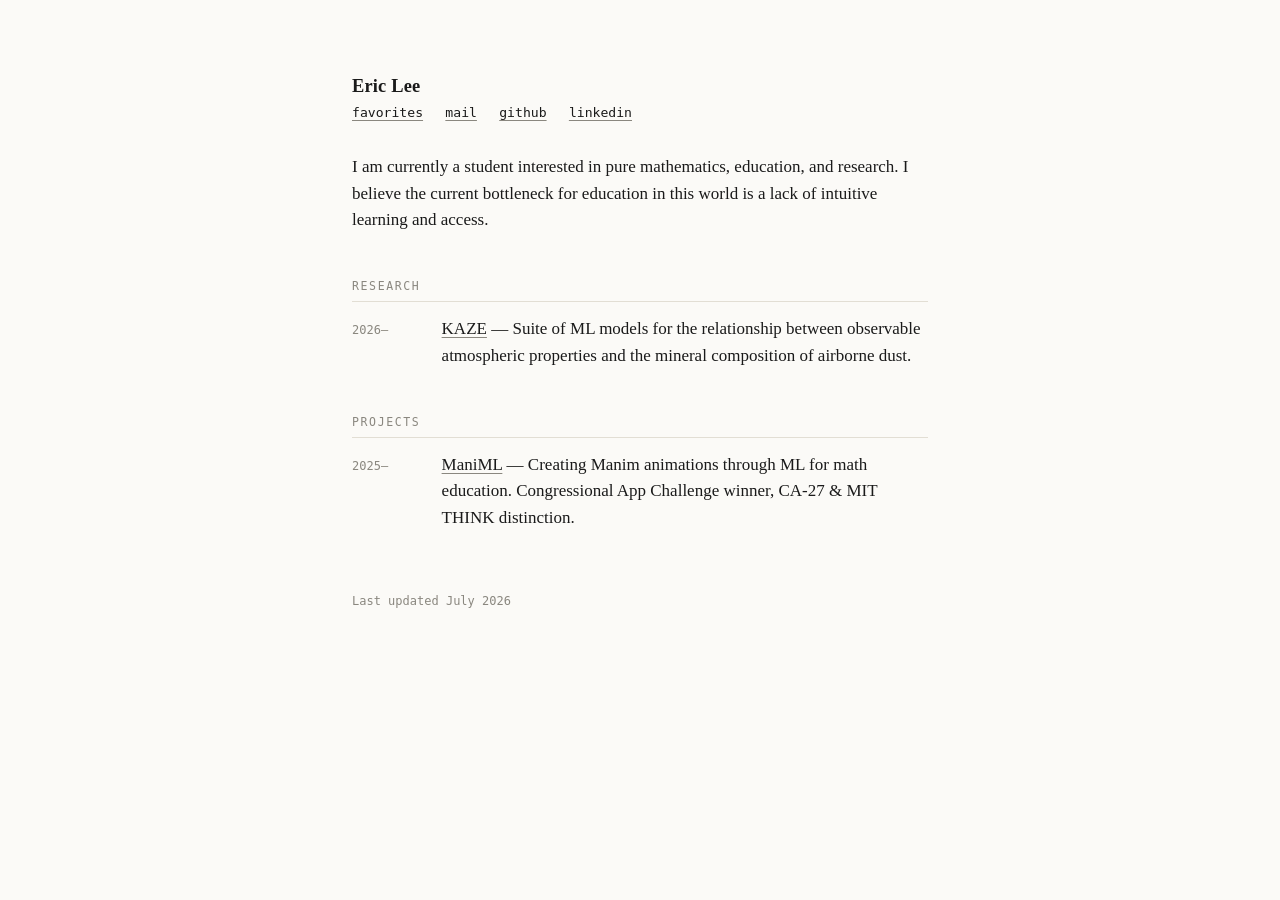
<file: index2.html>
<!DOCTYPE html>
<html lang="en">
<head>
<meta charset="utf-8">
<meta name="viewport" content="width=device-width, initial-scale=1">
<title>Eric Lee</title>
<meta name="description" content="Eric Lee">
<link rel="icon" href="data:image/svg+xml,<svg xmlns='http://www.w3.org/2000/svg' viewBox='0 0 100 100'><text y='.9em' font-size='90'>∴</text></svg>">
<link rel="stylesheet" href="style.css">
</head>
<body>
<main>
  <h1>Eric Lee</h1>
  <nav>
    <a href="favorites.html">favorites</a>
    <a href="mailto:erhl018@gmail.com">mail</a>
    <a href="https://github.com/hynoph">github</a>
    <a href="https://www.linkedin.com/in/ericlee128/">linkedin</a>
  </nav>
  <p class="lede">
    I am currently a student interested in pure mathematics, education, and research. I believe the current bottleneck for education in this world is a lack of intuitive learning and access.
  </p>
  <h2>Research</h2>
  <ul>
    <li>
      <span class="date">2026—</span>
      <span><a href="#">KAZE</a> — Suite of ML models for the relationship between observable atmospheric properties and the mineral composition of airborne dust.</span>
    </li>
  </ul>
  <h2>Projects</h2>
  <ul>
    <li>
      <span class="date">2025—</span>
      <span><a href="#">ManiML</a> — Creating Manim animations through ML for math education. Congressional App Challenge winner, CA-27 &amp; MIT THINK distinction.</span>
    </li>
  </ul>
  <footer>Last updated July 2026</footer>
</main>
</body>
</html>
</file>
<file: old/style.css>
:root {
  --bg: #fbfaf7;
  --fg: #1a1a1a;
  --dim: #8a877f;
  --rule: #e2ded4;
  --link: #1a1a1a;
}
@media (prefers-color-scheme: dark) {
  :root {
    --bg: #14140f;
    --fg: #e8e6df;
    --dim: #7d7a72;
    --rule: #2c2b25;
    --link: #e8e6df;
  }
}
html { -webkit-text-size-adjust: 100%; }
body {
  background: var(--bg);
  color: var(--fg);
  font: 17px/1.55 Charter, Georgia, "Times New Roman", serif;
  margin: 0;
  padding: 4.5rem 1.5rem 6rem;
}
main { max-width: 36rem; margin: 0 auto; }
h1 {
  font-size: 1.15rem;
  font-weight: 600;
  letter-spacing: 0.01em;
  margin: 0 0 0.35rem;
}
h2 {
  font: 500 0.72rem/1 ui-monospace, SFMono-Regular, Menlo, monospace;
  letter-spacing: 0.14em;
  text-transform: uppercase;
  color: var(--dim);
  margin: 3rem 0 0.9rem;
  padding-bottom: 0.5rem;
  border-bottom: 1px solid var(--rule);
}
nav {
  font: 0.82rem/1 ui-monospace, SFMono-Regular, Menlo, monospace;
  margin-bottom: 2.2rem;
}
nav a { margin-right: 0.9rem; }
nav .here { color: var(--dim); text-decoration: none; }
a {
  color: var(--link);
  text-decoration-thickness: 1px;
  text-underline-offset: 3px;
  text-decoration-color: var(--dim);
}
a:hover { text-decoration-color: var(--fg); }
a:focus-visible { outline: 2px solid var(--fg); outline-offset: 3px; }
p { margin: 0 0 1rem; }
.lede { margin-bottom: 0; }
ul { list-style: none; margin: 0; padding: 0; }
li { display: flex; gap: 1rem; margin-bottom: 0.75rem; align-items: baseline; }
.date {
  flex: 0 0 4.6rem;
  font: 0.75rem/1.6 ui-monospace, SFMono-Regular, Menlo, monospace;
  color: var(--dim);
  white-space: nowrap;
}
.note { color: var(--dim); font-size: 0.9rem; }
footer {
  margin-top: 4rem;
  font: 0.75rem/1 ui-monospace, SFMono-Regular, Menlo, monospace;
  color: var(--dim);
}
@media (max-width: 520px) {
  body { padding-top: 3rem; }
  li { display: block; }
  .date { margin-bottom: 0.15rem; }
}
</file>
<file: style.css>
:root {
  --bg: #fbfaf7;
  --fg: #1a1a1a;
  --dim: #8a877f;
  --rule: #e2ded4;
  --link: #1a1a1a;
}
@media (prefers-color-scheme: dark) {
  :root {
    --bg: #14140f;
    --fg: #e8e6df;
    --dim: #7d7a72;
    --rule: #2c2b25;
    --link: #e8e6df;
  }
}
html { -webkit-text-size-adjust: 100%; }
body {
  background: var(--bg);
  color: var(--fg);
  font: 17px/1.55 Charter, Georgia, "Times New Roman", serif;
  margin: 0;
  padding: 4.5rem 1.5rem 6rem;
}
main { max-width: 36rem; margin: 0 auto; }
h1 {
  font-size: 1.15rem;
  font-weight: 600;
  letter-spacing: 0.01em;
  margin: 0 0 0.35rem;
}
h2 {
  font: 500 0.72rem/1 ui-monospace, SFMono-Regular, Menlo, monospace;
  letter-spacing: 0.14em;
  text-transform: uppercase;
  color: var(--dim);
  margin: 3rem 0 0.9rem;
  padding-bottom: 0.5rem;
  border-bottom: 1px solid var(--rule);
}
nav {
  font: 0.82rem/1 ui-monospace, SFMono-Regular, Menlo, monospace;
  margin-bottom: 2.2rem;
}
nav a { margin-right: 0.9rem; }
nav .here { color: var(--dim); text-decoration: none; }
a {
  color: var(--link);
  text-decoration-thickness: 1px;
  text-underline-offset: 3px;
  text-decoration-color: var(--dim);
}
a:hover { text-decoration-color: var(--fg); }
a:focus-visible { outline: 2px solid var(--fg); outline-offset: 3px; }
p { margin: 0 0 1rem; }
.lede { margin-bottom: 0; }
ul { list-style: none; margin: 0; padding: 0; }
li { display: flex; gap: 1rem; margin-bottom: 0.75rem; align-items: baseline; }
.date {
  flex: 0 0 4.6rem;
  font: 0.75rem/1.6 ui-monospace, SFMono-Regular, Menlo, monospace;
  color: var(--dim);
  white-space: nowrap;
}
.note { color: var(--dim); font-size: 0.9rem; }
footer {
  margin-top: 4rem;
  font: 0.75rem/1 ui-monospace, SFMono-Regular, Menlo, monospace;
  color: var(--dim);
}
@media (max-width: 520px) {
  body { padding-top: 3rem; }
  li { display: block; }
  .date { margin-bottom: 0.15rem; }
}
</file>
